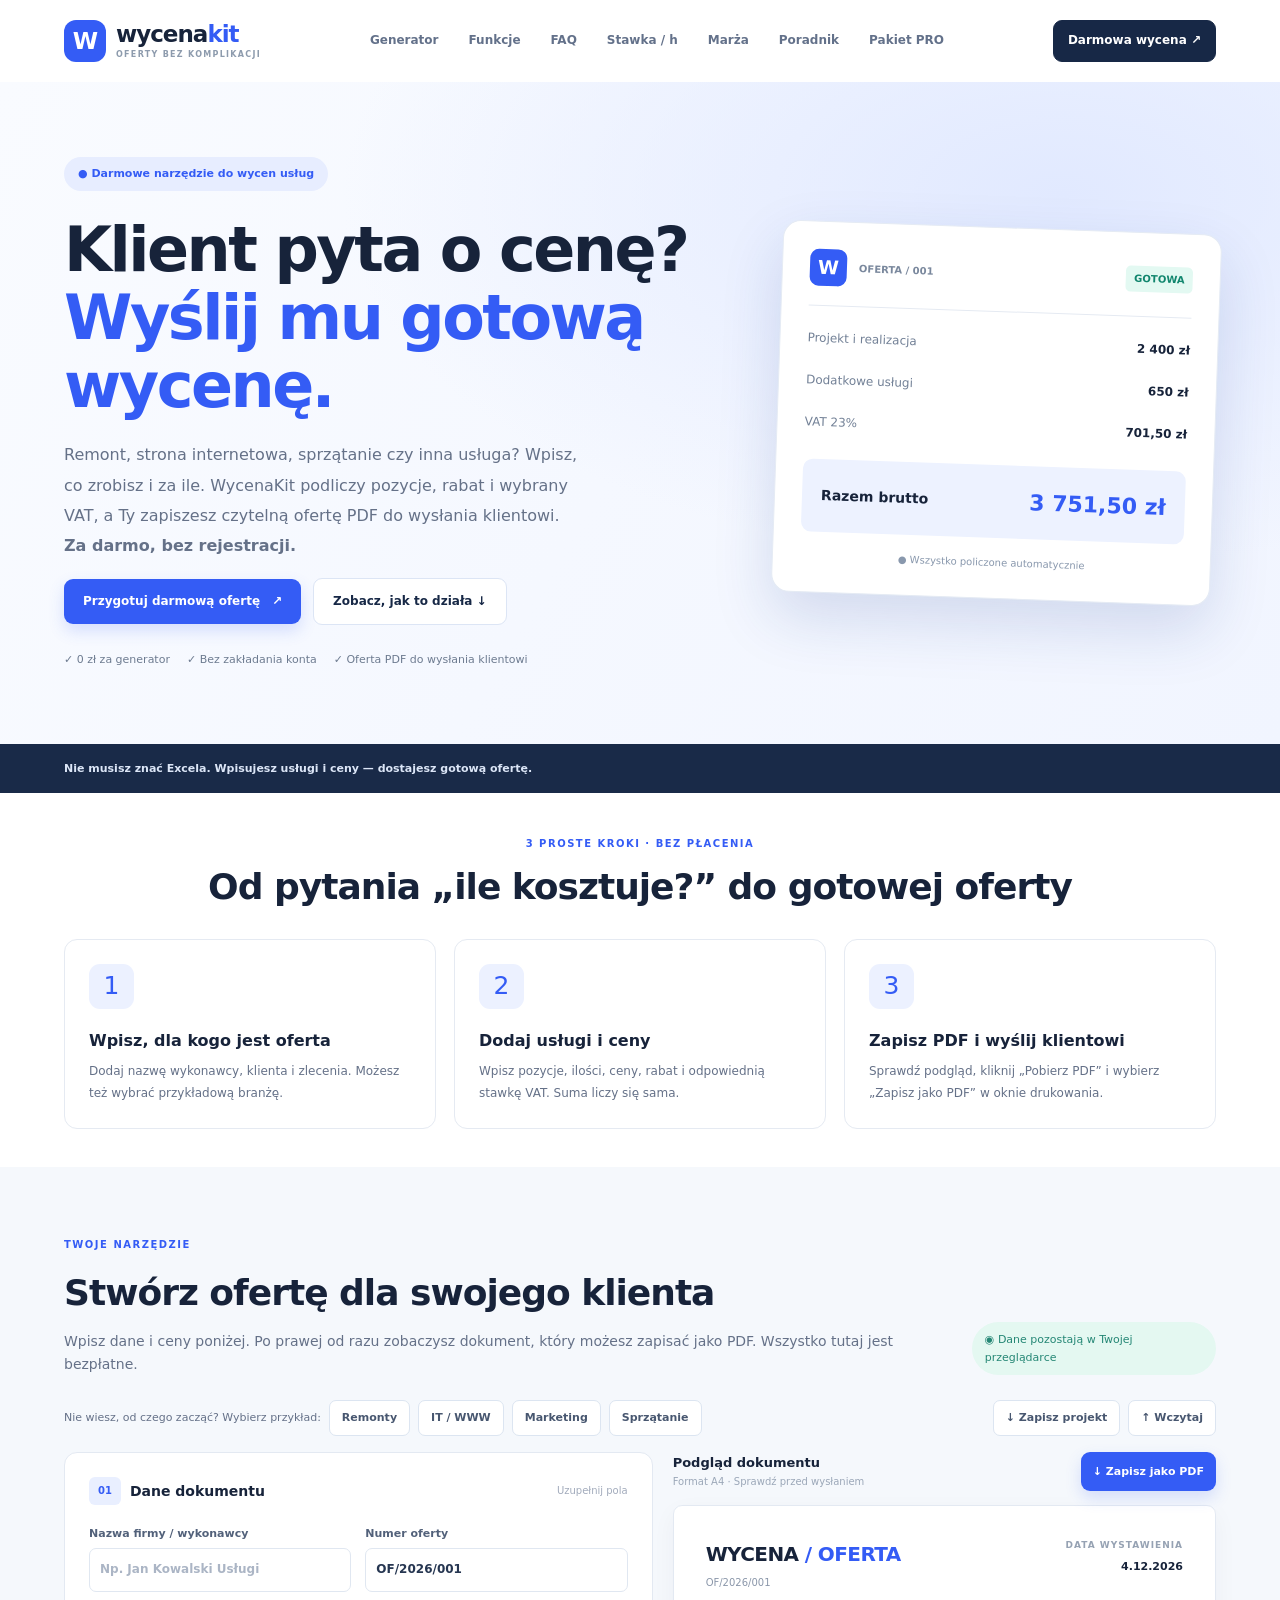
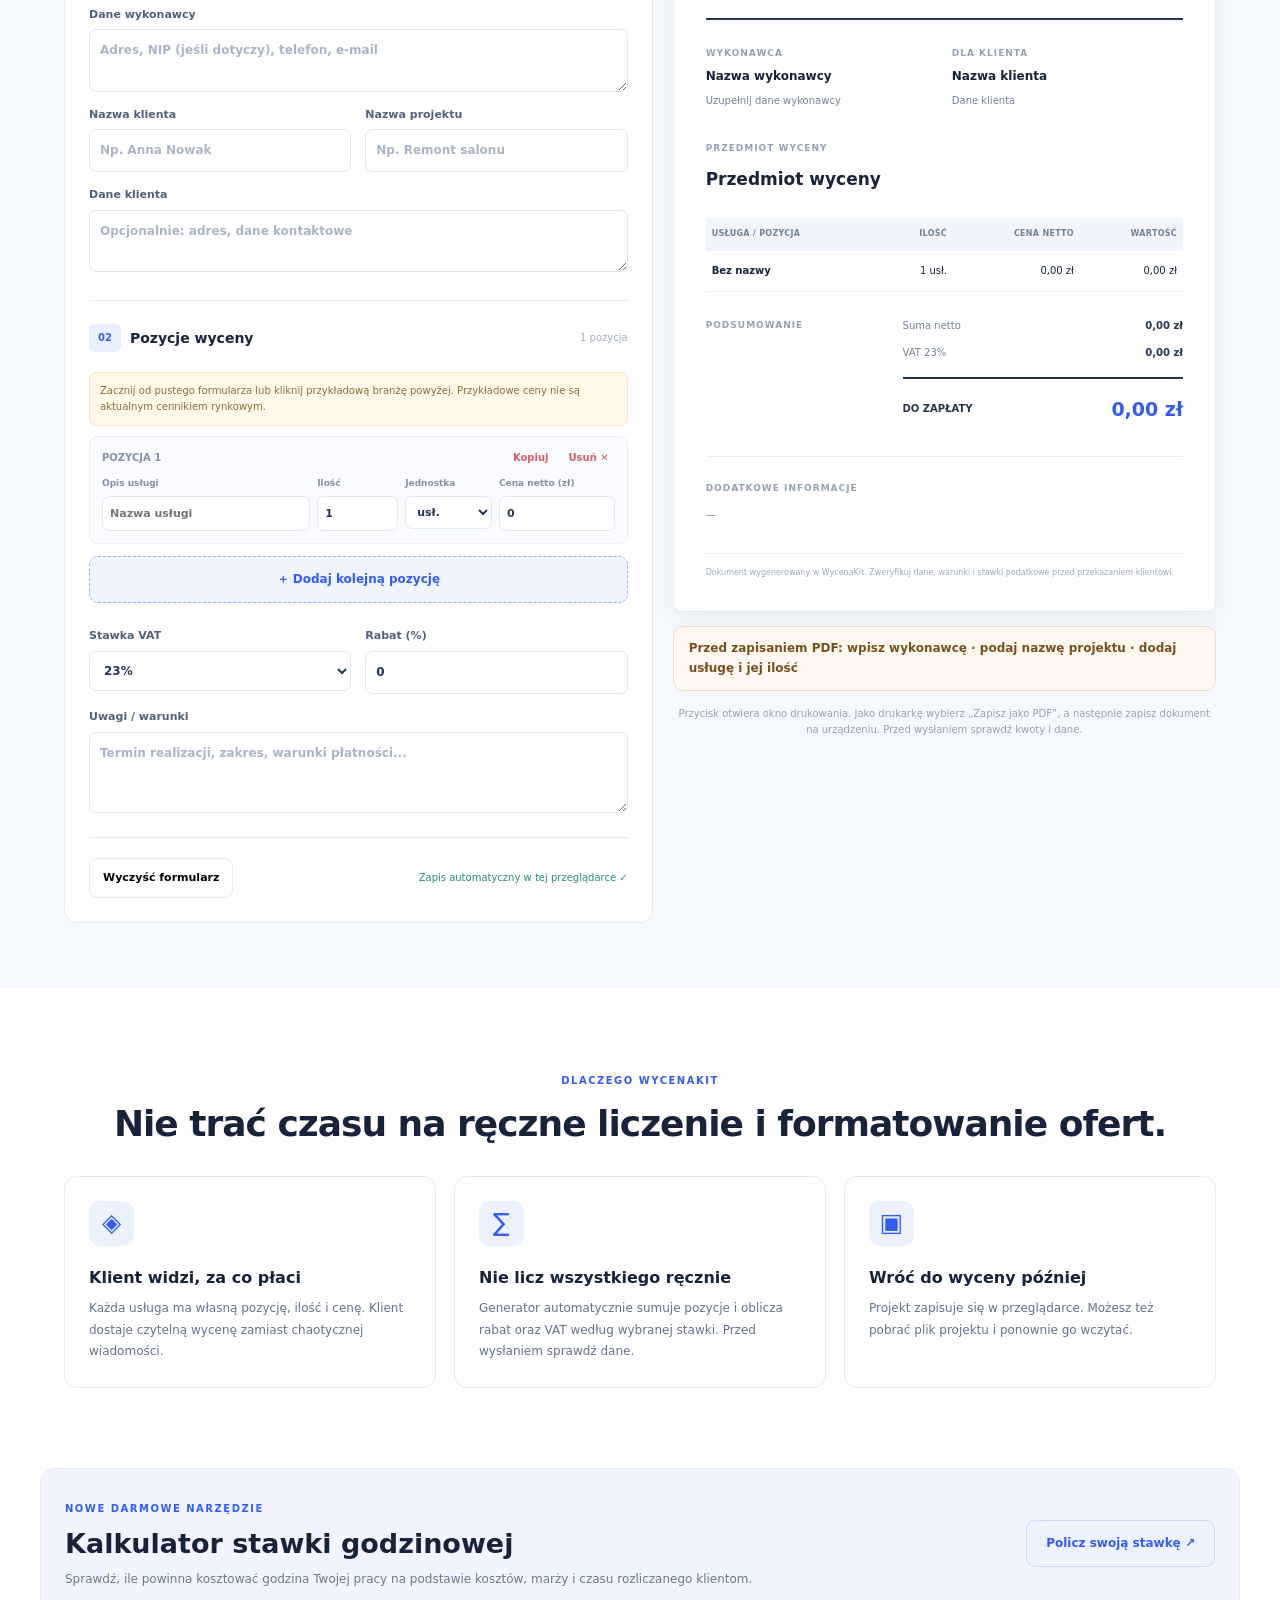
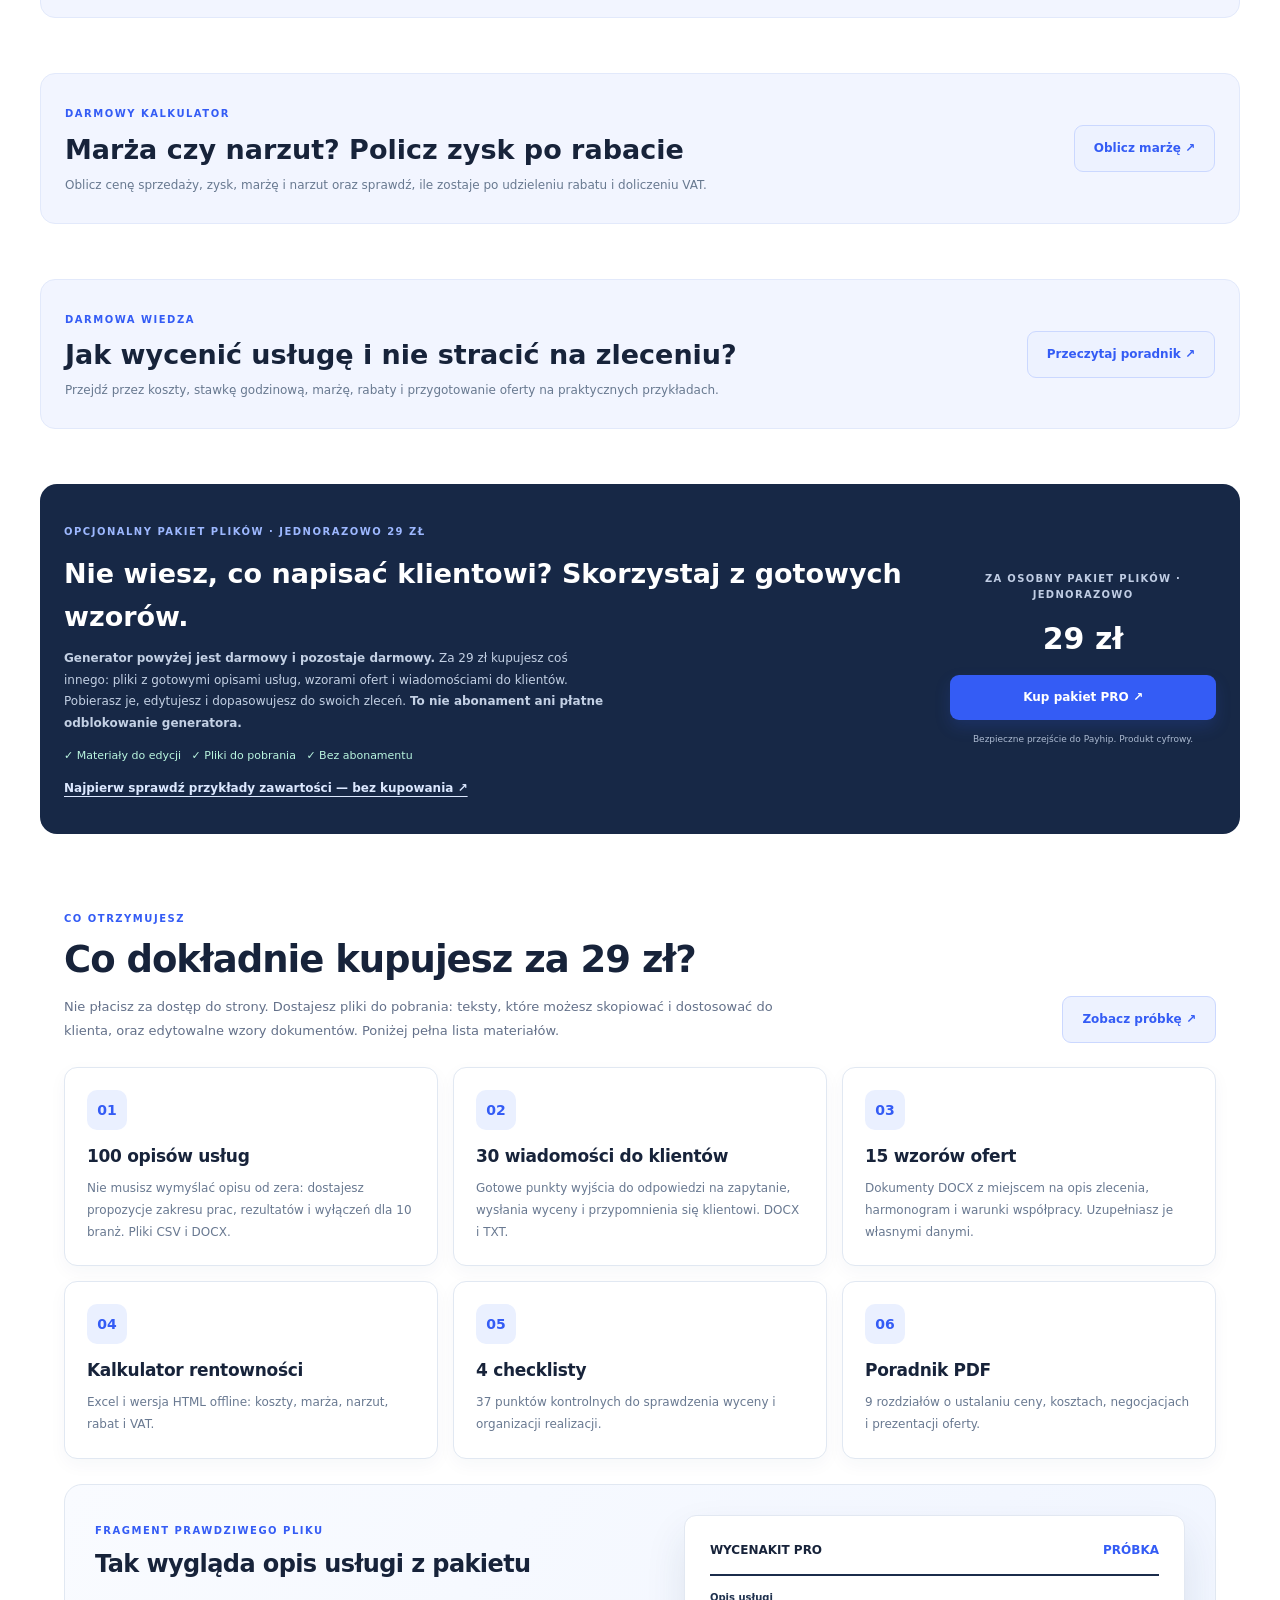
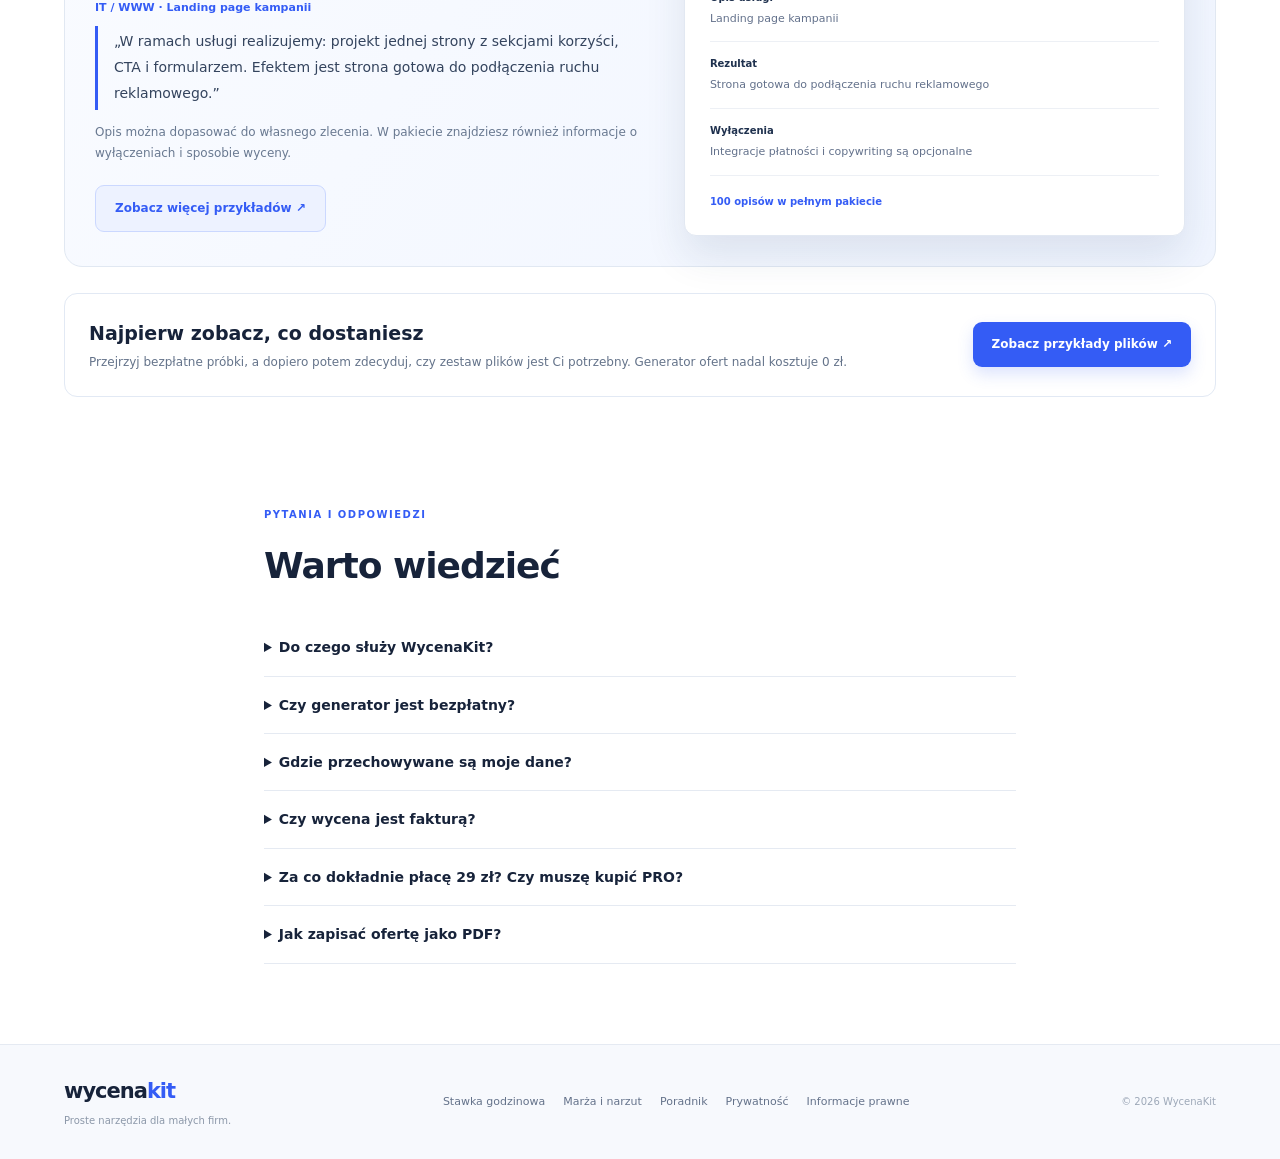
<file: index.html>
<!doctype html>
<html lang="pl">
<head>
  <meta charset="utf-8">
  <meta name="viewport" content="width=device-width,initial-scale=1">
  <meta name="theme-color" content="#345cf5">
  <meta name="description" content="Klient pyta o cenę? Przygotuj czytelną wycenę usługi i ofertę PDF bez Excela. Darmowy generator WycenaKit, bez konta i abonamentu.">
  <title>Darmowa wycena dla klienta i oferta PDF | WycenaKit</title>
  <link rel="canonical" href="https://wycenakit.onrender.com/">
  <meta property="og:type" content="website">
  <meta property="og:locale" content="pl_PL">
  <meta property="og:title" content="Klient pyta o cenę? Przygotuj ofertę PDF za darmo | WycenaKit">
  <meta property="og:description" content="Wpisz usługi i ceny, sprawdź sumę i zapisz gotową wycenę jako PDF. Bez konta i opłat.">
  <meta property="og:url" content="https://wycenakit.onrender.com/">
  <link rel="stylesheet" href="./styles.css">
  <script type="application/ld+json">{"@context":"https://schema.org","@type":"SoftwareApplication","name":"WycenaKit","applicationCategory":"BusinessApplication","operatingSystem":"Web","inLanguage":"pl","offers":{"@type":"Offer","price":"0","priceCurrency":"PLN"}}</script>
  <script src="./app.js" defer></script>

<!-- Cloudflare Web Analytics: statystyki odwiedzin bez plików cookie -->
<script defer src="https://static.cloudflareinsights.com/beacon.min.js" data-cf-beacon='{"token":"bf713ea6ca5446948bf29f0ebac4149b"}'></script>

<!-- Google AdSense: weryfikacja witryny i automatyczne reklamy po zatwierdzeniu konta -->
<script async src="https://pagead2.googlesyndication.com/pagead/js/adsbygoogle.js?client=ca-pub-5425674267329474" crossorigin="anonymous"></script>
</head>
<body>
  <header class="nav wrap">
    <a class="brand" href="#start" aria-label="WycenaKit — strona główna"><span class="brand-mark">W</span><span>wycena<b>kit</b><small>OFERTY BEZ KOMPLIKACJI</small></span></a>
    <nav aria-label="Nawigacja"><a href="#generator">Generator</a><a href="#korzysci">Funkcje</a><a href="#faq">FAQ</a><a href="./kalkulator-stawki-godzinowej.html">Stawka / h</a><a href="./kalkulator-marzy-i-narzutu.html">Marża</a><a href="./jak-wycenic-usluge.html">Poradnik</a><a href="#zawartosc">Pakiet PRO</a></nav>
    <a class="nav-cta" href="#generator" style="background:#172846;color:#fff;border-color:#172846">Darmowa wycena ↗</a>
  </header>
  <main id="start">
    <section class="hero">
      <div class="wrap hero-grid">
        <div><span class="eyebrow">● Darmowe narzędzie do wycen usług</span><h1>Klient pyta o cenę? <em>Wyślij mu gotową wycenę.</em></h1><p>Remont, strona internetowa, sprzątanie czy inna usługa? Wpisz, co zrobisz i za ile. WycenaKit podliczy pozycje, rabat i wybrany VAT, a Ty zapiszesz czytelną ofertę PDF do wysłania klientowi. <strong>Za darmo, bez rejestracji.</strong></p><div style="display:flex;flex-wrap:wrap;align-items:center;gap:12px"><a class="btn primary" href="#generator">Przygotuj darmową ofertę <span>↗</span></a><a class="btn" href="#jak-to-dziala" style="background:#fff;color:#172846;border:1px solid #dce5f5">Zobacz, jak to działa ↓</a></div><div class="trust"><span>✓ 0 zł za generator</span><span>✓ Bez zakładania konta</span><span>✓ Oferta PDF do wysłania klientowi</span></div></div>
        <div class="hero-card" aria-hidden="true"><div class="mock-top"><strong class="mock-logo">W</strong><span>OFERTA / 001</span><span class="mock-tag">GOTOWA</span></div><div class="mock-row"><span>Projekt i realizacja</span><b>2 400 zł</b></div><div class="mock-row"><span>Dodatkowe usługi</span><b>650 zł</b></div><div class="mock-row"><span>VAT 23%</span><b>701,50 zł</b></div><div class="mock-total"><span>Razem brutto</span><strong>3 751,50 zł</strong></div><div class="mock-foot">● Wszystko policzone automatycznie</div></div>
      </div>
    </section>
    <div class="strip"><div class="wrap">Nie musisz znać Excela. Wpisujesz usługi i ceny — dostajesz gotową ofertę.</div></div>
    <section class="benefits wrap" id="jak-to-dziala" aria-labelledby="steps-heading" style="padding-top:38px;padding-bottom:38px"><span class="overline">3 PROSTE KROKI · BEZ PŁACENIA</span><h2 id="steps-heading">Od pytania „ile kosztuje?” do gotowej oferty</h2><div class="features"><div><span class="feature-icon">1</span><h3>Wpisz, dla kogo jest oferta</h3><p>Dodaj nazwę wykonawcy, klienta i zlecenia. Możesz też wybrać przykładową branżę.</p></div><div><span class="feature-icon">2</span><h3>Dodaj usługi i ceny</h3><p>Wpisz pozycje, ilości, ceny, rabat i odpowiednią stawkę VAT. Suma liczy się sama.</p></div><div><span class="feature-icon">3</span><h3>Zapisz PDF i wyślij klientowi</h3><p>Sprawdź podgląd, kliknij „Pobierz PDF” i wybierz „Zapisz jako PDF” w oknie drukowania.</p></div></div></section>
    <section class="workspace" id="generator"><div class="wrap">
      <div class="section-head"><div><span class="overline">TWOJE NARZĘDZIE</span><h2>Stwórz ofertę dla swojego klienta</h2><p>Wpisz dane i ceny poniżej. Po prawej od razu zobaczysz dokument, który możesz zapisać jako PDF. Wszystko tutaj jest bezpłatne.</p></div><span class="privacy-pill">◉ Dane pozostają w Twojej przeglądarce</span><a class="preview-jump" href="#podglad">Zobacz podgląd oferty ↓</a></div>
      <div class="toolbar"><div class="presets"><span>Nie wiesz, od czego zacząć? Wybierz przykład:</span><button type="button" data-preset="remont">Remonty</button><button type="button" data-preset="it">IT / WWW</button><button type="button" data-preset="marketing">Marketing</button><button type="button" data-preset="cleaning">Sprzątanie</button></div><div class="toolbar-actions"><button type="button" id="save-project">↓ Zapisz projekt</button><button type="button" id="load-project">↑ Wczytaj</button><input type="file" id="file-input" accept=".json,application/json" hidden></div></div>
      <div class="columns">
        <section class="form-panel" aria-label="Edycja wyceny">
          <div class="panel-title"><div><span class="step">01</span><strong>Dane dokumentu</strong></div><span>Uzupełnij pola</span></div>
          <div class="fields">
            <label>Nazwa firmy / wykonawcy<input data-field="seller" placeholder="Np. Jan Kowalski Usługi" maxlength="160"></label>
            <label>Numer oferty<input data-field="number" placeholder="OF/2026/001" maxlength="80"></label>
            <label class="full">Dane wykonawcy<textarea data-field="sellerInfo" rows="2" placeholder="Adres, NIP (jeśli dotyczy), telefon, e-mail"></textarea></label>
            <label>Nazwa klienta<input data-field="client" placeholder="Np. Anna Nowak" maxlength="160"></label>
            <label>Nazwa projektu<input data-field="project" placeholder="Np. Remont salonu" maxlength="180"></label>
            <label class="full">Dane klienta<textarea data-field="clientInfo" rows="2" placeholder="Opcjonalnie: adres, dane kontaktowe"></textarea></label>
          </div>
          <div class="panel-title divider-title"><div><span class="step">02</span><strong>Pozycje wyceny</strong></div><span id="item-count">0 pozycji</span></div>
          <p class="example-note">Zacznij od pustego formularza lub kliknij przykładową branżę powyżej. Przykładowe ceny nie są aktualnym cennikiem rynkowym.</p>
          <div id="items" class="items"></div>
          <button type="button" class="add" id="add-item">＋ Dodaj kolejną pozycję</button>
          <div class="fields extras">
            <label>Stawka VAT<select data-field="vat"><option value="23">23%</option><option value="8">8%</option><option value="5">5%</option><option value="0">0%</option><option value="zw">Zwolnienie (zw.)</option></select></label>
            <label>Rabat (%)<input type="number" min="0" max="100" step="0.5" data-field="discount"></label>
            <label class="full">Uwagi / warunki<textarea data-field="notes" rows="3" placeholder="Termin realizacji, zakres, warunki płatności..."></textarea></label>
          </div>
          <div class="form-bottom"><button type="button" id="reset">Wyczyść formularz</button><span>Zapis automatyczny w tej przeglądarce ✓</span></div>
        </section>
        <div class="preview-col">
          <div class="preview-heading" id="podglad"><div><strong>Podgląd dokumentu</strong><small>Format A4 · Sprawdź przed wysłaniem</small></div><button class="btn primary" type="button" id="print">↓ Zapisz jako PDF</button></div>
          <article class="paper" id="paper" aria-label="Podgląd oferty">
            <div class="paper-top"><div><div class="paper-brand">WYCENA <span>/ OFERTA</span></div><small id="p-number"></small></div><div class="paper-date"><small>DATA WYSTAWIENIA</small><strong id="p-date"></strong></div></div>
            <div class="parties"><div><span class="paper-label">WYKONAWCA</span><strong id="p-seller"></strong><p id="p-seller-info"></p></div><div><span class="paper-label">DLA KLIENTA</span><strong id="p-client"></strong><p id="p-client-info"></p></div></div>
            <div class="project"><span class="paper-label">PRZEDMIOT WYCENY</span><h3 id="p-project"></h3></div>
            <table class="quote-table"><thead><tr><th>USŁUGA / POZYCJA</th><th>ILOŚĆ</th><th>CENA NETTO</th><th>WARTOŚĆ</th></tr></thead><tbody id="p-rows"></tbody></table>
            <div class="summary"><span class="paper-label">PODSUMOWANIE</span><div><div><span>Suma netto</span><strong id="p-subtotal"></strong></div><div id="discount-line"><span>Rabat</span><strong id="p-discount"></strong></div><div><span id="p-vat-label">VAT</span><strong id="p-vat"></strong></div><div class="grand"><span>DO ZAPŁATY</span><strong id="p-total"></strong></div></div></div>
            <div class="paper-notes"><span class="paper-label">DODATKOWE INFORMACJE</span><p id="p-notes"></p></div>
            <div class="paper-foot">Dokument wygenerowany w WycenaKit. Zweryfikuj dane, warunki i stawki podatkowe przed przekazaniem klientowi.</div>
          </article>
          <p id="quote-status" class="quote-status" role="status" aria-live="polite"></p><p class="print-help">Przycisk otwiera okno drukowania. Jako drukarkę wybierz „Zapisz jako PDF”, a następnie zapisz dokument na urządzeniu. Przed wysłaniem sprawdź kwoty i dane.</p>
        </div>
      </div>
    </div></section>
    <section id="korzysci" class="benefits wrap"><span class="overline">DLACZEGO WYCENAKIT</span><h2>Nie trać czasu na ręczne liczenie i formatowanie ofert.</h2><div class="features"><div><span class="feature-icon">◈</span><h3>Klient widzi, za co płaci</h3><p>Każda usługa ma własną pozycję, ilość i cenę. Klient dostaje czytelną wycenę zamiast chaotycznej wiadomości.</p></div><div><span class="feature-icon">∑</span><h3>Nie licz wszystkiego ręcznie</h3><p>Generator automatycznie sumuje pozycje i oblicza rabat oraz VAT według wybranej stawki. Przed wysłaniem sprawdź dane.</p></div><div><span class="feature-icon">▣</span><h3>Wróć do wyceny później</h3><p>Projekt zapisuje się w przeglądarce. Możesz też pobrać plik projektu i ponownie go wczytać.</p></div></div></section>
    <section class="guide-promo wrap" aria-labelledby="rate-heading"><div><span class="overline">NOWE DARMOWE NARZĘDZIE</span><h2 id="rate-heading">Kalkulator stawki godzinowej</h2><p>Sprawdź, ile powinna kosztować godzina Twojej pracy na podstawie kosztów, marży i czasu rozliczanego klientom.</p></div><a class="btn pro-outline" href="./kalkulator-stawki-godzinowej.html">Policz swoją stawkę ↗</a></section>
    <section class="guide-promo wrap" aria-labelledby="margin-heading"><div><span class="overline">DARMOWY KALKULATOR</span><h2 id="margin-heading">Marża czy narzut? Policz zysk po rabacie</h2><p>Oblicz cenę sprzedaży, zysk, marżę i narzut oraz sprawdź, ile zostaje po udzieleniu rabatu i doliczeniu VAT.</p></div><a class="btn pro-outline" href="./kalkulator-marzy-i-narzutu.html">Oblicz marżę ↗</a></section>
    <section class="guide-promo wrap" aria-labelledby="guide-heading"><div><span class="overline">DARMOWA WIEDZA</span><h2 id="guide-heading">Jak wycenić usługę i nie stracić na zleceniu?</h2><p>Przejdź przez koszty, stawkę godzinową, marżę, rabaty i przygotowanie oferty na praktycznych przykładach.</p></div><a class="btn pro-outline" href="./jak-wycenic-usluge.html">Przeczytaj poradnik ↗</a></section>
    <section id="pro" class="pro wrap" aria-labelledby="pro-heading">
      <div><span class="overline">OPCJONALNY PAKIET PLIKÓW · JEDNORAZOWO 29 ZŁ</span><h2 id="pro-heading">Nie wiesz, co napisać klientowi? Skorzystaj z gotowych wzorów.</h2>
      <p><strong>Generator powyżej jest darmowy i pozostaje darmowy.</strong> Za 29 zł kupujesz coś innego: pliki z gotowymi opisami usług, wzorami ofert i wiadomościami do klientów. Pobierasz je, edytujesz i dopasowujesz do swoich zleceń. <strong>To nie abonament ani płatne odblokowanie generatora.</strong></p>
      <div class="pro-tags">✓ Materiały do edycji &nbsp; ✓ Pliki do pobrania &nbsp; ✓ Bez abonamentu</div>
      <a class="pro-preview-link" href="./probka.html">Najpierw sprawdź przykłady zawartości — bez kupowania ↗</a></div>
      <div class="pro-action"><span class="pro-price-label">ZA OSOBNY PAKIET PLIKÓW · JEDNORAZOWO</span><strong id="pro-price">29 zł</strong><a id="pro-link" class="btn primary" href="https://payhip.com/b/Ko0Ad?utm_source=wycenakit&utm_medium=website&utm_campaign=pro_launch&utm_content=pro_section" data-pro-cta="pro_section" target="_blank" rel="noopener noreferrer">Kup pakiet PRO ↗</a><small>Bezpieczne przejście do Payhip. Produkt cyfrowy.</small></div>
    </section>
    <section class="pro-details wrap" id="zawartosc"><div class="pro-details-head"><div><span class="overline">CO OTRZYMUJESZ</span><h2>Co dokładnie kupujesz za 29 zł?</h2><p>Nie płacisz za dostęp do strony. Dostajesz pliki do pobrania: teksty, które możesz skopiować i dostosować do klienta, oraz edytowalne wzory dokumentów. Poniżej pełna lista materiałów.</p></div><a href="./probka.html" class="btn pro-outline">Zobacz próbkę ↗</a></div>
      <div class="pro-grid">
        <article><span class="pro-ico">01</span><h3>100 opisów usług</h3><p>Nie musisz wymyślać opisu od zera: dostajesz propozycje zakresu prac, rezultatów i wyłączeń dla 10 branż. Pliki CSV i DOCX.</p></article>
        <article><span class="pro-ico">02</span><h3>30 wiadomości do klientów</h3><p>Gotowe punkty wyjścia do odpowiedzi na zapytanie, wysłania wyceny i przypomnienia się klientowi. DOCX i TXT.</p></article>
        <article><span class="pro-ico">03</span><h3>15 wzorów ofert</h3><p>Dokumenty DOCX z miejscem na opis zlecenia, harmonogram i warunki współpracy. Uzupełniasz je własnymi danymi.</p></article>
        <article><span class="pro-ico">04</span><h3>Kalkulator rentowności</h3><p>Excel i wersja HTML offline: koszty, marża, narzut, rabat i VAT.</p></article>
        <article><span class="pro-ico">05</span><h3>4 checklisty</h3><p>37 punktów kontrolnych do sprawdzenia wyceny i organizacji realizacji.</p></article>
        <article><span class="pro-ico">06</span><h3>Poradnik PDF</h3><p>9 rozdziałów o ustalaniu ceny, kosztach, negocjacjach i prezentacji oferty.</p></article>
      </div>
      <div class="pro-example"><div><span class="overline">FRAGMENT PRAWDZIWEGO PLIKU</span><h3>Tak wygląda opis usługi z pakietu</h3><p class="example-type">IT / WWW · Landing page kampanii</p><blockquote>„W ramach usługi realizujemy: projekt jednej strony z sekcjami korzyści, CTA i formularzem. Efektem jest strona gotowa do podłączenia ruchu reklamowego.”</blockquote><p class="example-explain">Opis można dopasować do własnego zlecenia. W pakiecie znajdziesz również informacje o wyłączeniach i sposobie wyceny.</p><a class="btn pro-outline" href="./probka.html">Zobacz więcej przykładów ↗</a></div><div class="pro-example-card"><div class="pro-example-card-head"><span>WYCENAKIT PRO</span><span>PRÓBKA</span></div><div class="pro-example-line"><strong>Opis usługi</strong><span>Landing page kampanii</span></div><div class="pro-example-line"><strong>Rezultat</strong><span>Strona gotowa do podłączenia ruchu reklamowego</span></div><div class="pro-example-line"><strong>Wyłączenia</strong><span>Integracje płatności i copywriting są opcjonalne</span></div><div class="pro-example-foot">100 opisów w pełnym pakiecie</div></div></div>
      <div class="pro-bottom-cta"><div><h3>Najpierw zobacz, co dostaniesz</h3><p>Przejrzyj bezpłatne próbki, a dopiero potem zdecyduj, czy zestaw plików jest Ci potrzebny. Generator ofert nadal kosztuje 0 zł.</p></div><a class="btn primary" href="./probka.html">Zobacz przykłady plików ↗</a></div>
    </section>
    <section class="faq wrap" id="faq"><span class="overline">PYTANIA I ODPOWIEDZI</span><h2>Warto wiedzieć</h2><details><summary>Do czego służy WycenaKit?</summary><p>Gdy klient pyta o cenę usługi, WycenaKit pozwala rozpisać zakres prac, ilości i ceny, policzyć sumę i przygotować czytelny dokument oferty do wysłania klientowi.</p></details><details><summary>Czy generator jest bezpłatny?</summary><p>Tak. Możesz tworzyć oferty, liczyć wartości, zapisywać projekty i drukować dokumenty do PDF bez opłat. Zakup PRO nie jest potrzebny.</p></details><details><summary>Gdzie przechowywane są moje dane?</summary><p>Wyceny zapisują się w pamięci lokalnej przeglądarki. Nie przesyłamy danych formularza na serwer. Możesz wyeksportować projekt do pliku JSON.</p></details><details><summary>Czy wycena jest fakturą?</summary><p>Nie. To oferta lub wycena, a nie faktura. Przed wysłaniem sprawdź poprawność danych, warunków i stawek podatkowych.</p></details><details><summary>Za co dokładnie płacę 29 zł? Czy muszę kupić PRO?</summary><p>PRO to osobny pakiet plików: 100 opisów usług, 30 wiadomości, 15 ofert, kalkulatory, checklisty i poradnik. Nie odblokowuje funkcji w generatorze, który pozostaje darmowy. <a href="./probka.html" style="color:#345cf5;text-decoration:underline">Zobacz przykłady</a>.</p></details><details><summary>Jak zapisać ofertę jako PDF?</summary><p>Uzupełnij wykonawcę, nazwę projektu i przynajmniej jedną pozycję z ceną. Następnie użyj przycisku „Zapisz jako PDF” i wybierz odpowiednią opcję w oknie drukowania przeglądarki.</p></details></section>
  </main>
  <footer class="footer"><div class="wrap footer-inner"><div><strong>wycena<span>kit</span></strong><p>Proste narzędzia dla małych firm.</p></div><div><a href="./kalkulator-stawki-godzinowej.html">Stawka godzinowa</a><a href="./kalkulator-marzy-i-narzutu.html">Marża i narzut</a><a href="./jak-wycenic-usluge.html">Poradnik</a><a href="./prywatnosc.html">Prywatność</a><a href="./informacje.html">Informacje prawne</a></div><small>© <span id="year"></span> WycenaKit</small></div></footer>
  <div class="toast" id="toast" role="status" aria-live="polite"></div>
</body>
</html>
</file>
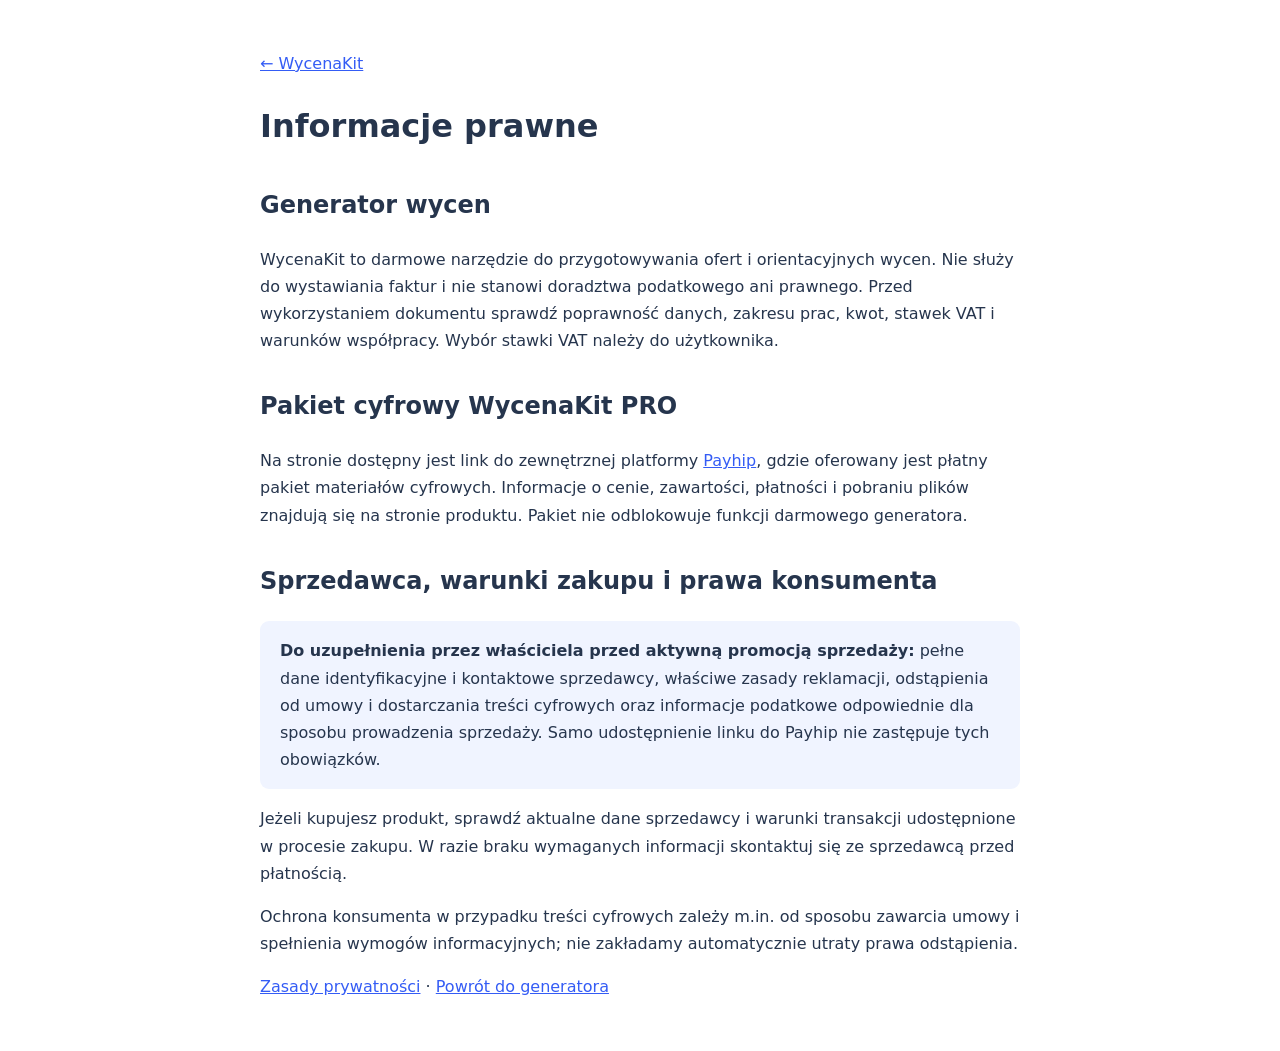
<file: informacje.html>
<!doctype html><html lang="pl"><head><meta charset="utf-8"><meta name="viewport" content="width=device-width,initial-scale=1"><title>Informacje prawne — WycenaKit</title><meta name="robots" content="noindex,follow"><style>body{font:16px/1.7 system-ui,sans-serif;max-width:760px;margin:50px auto;padding:0 20px;color:#26354d}a{color:#345cf5}h2{margin-top:32px}aside{background:#f0f4ff;padding:16px 20px;border-radius:9px}</style>
<!-- Cloudflare Web Analytics: statystyki odwiedzin bez plików cookie -->
<script defer src="https://static.cloudflareinsights.com/beacon.min.js" data-cf-beacon='{"token":"bf713ea6ca5446948bf29f0ebac4149b"}'></script>
</head><body><a href="./">← WycenaKit</a><h1>Informacje prawne</h1>
<h2>Generator wycen</h2><p>WycenaKit to darmowe narzędzie do przygotowywania ofert i orientacyjnych wycen. Nie służy do wystawiania faktur i nie stanowi doradztwa podatkowego ani prawnego. Przed wykorzystaniem dokumentu sprawdź poprawność danych, zakresu prac, kwot, stawek VAT i warunków współpracy. Wybór stawki VAT należy do użytkownika.</p>
<h2>Pakiet cyfrowy WycenaKit PRO</h2><p>Na stronie dostępny jest link do zewnętrznej platformy <a href="https://payhip.com/b/Ko0Ad" rel="noopener noreferrer">Payhip</a>, gdzie oferowany jest płatny pakiet materiałów cyfrowych. Informacje o cenie, zawartości, płatności i pobraniu plików znajdują się na stronie produktu. Pakiet nie odblokowuje funkcji darmowego generatora.</p>
<h2>Sprzedawca, warunki zakupu i prawa konsumenta</h2><aside><strong>Do uzupełnienia przez właściciela przed aktywną promocją sprzedaży:</strong> pełne dane identyfikacyjne i kontaktowe sprzedawcy, właściwe zasady reklamacji, odstąpienia od umowy i dostarczania treści cyfrowych oraz informacje podatkowe odpowiednie dla sposobu prowadzenia sprzedaży. Samo udostępnienie linku do Payhip nie zastępuje tych obowiązków.</aside>
<p>Jeżeli kupujesz produkt, sprawdź aktualne dane sprzedawcy i warunki transakcji udostępnione w procesie zakupu. W razie braku wymaganych informacji skontaktuj się ze sprzedawcą przed płatnością.</p>
<p>Ochrona konsumenta w przypadku treści cyfrowych zależy m.in. od sposobu zawarcia umowy i spełnienia wymogów informacyjnych; nie zakładamy automatycznie utraty prawa odstąpienia.</p>
<p><a href="./prywatnosc.html">Zasady prywatności</a> · <a href="./">Powrót do generatora</a></p></body></html>
</file>
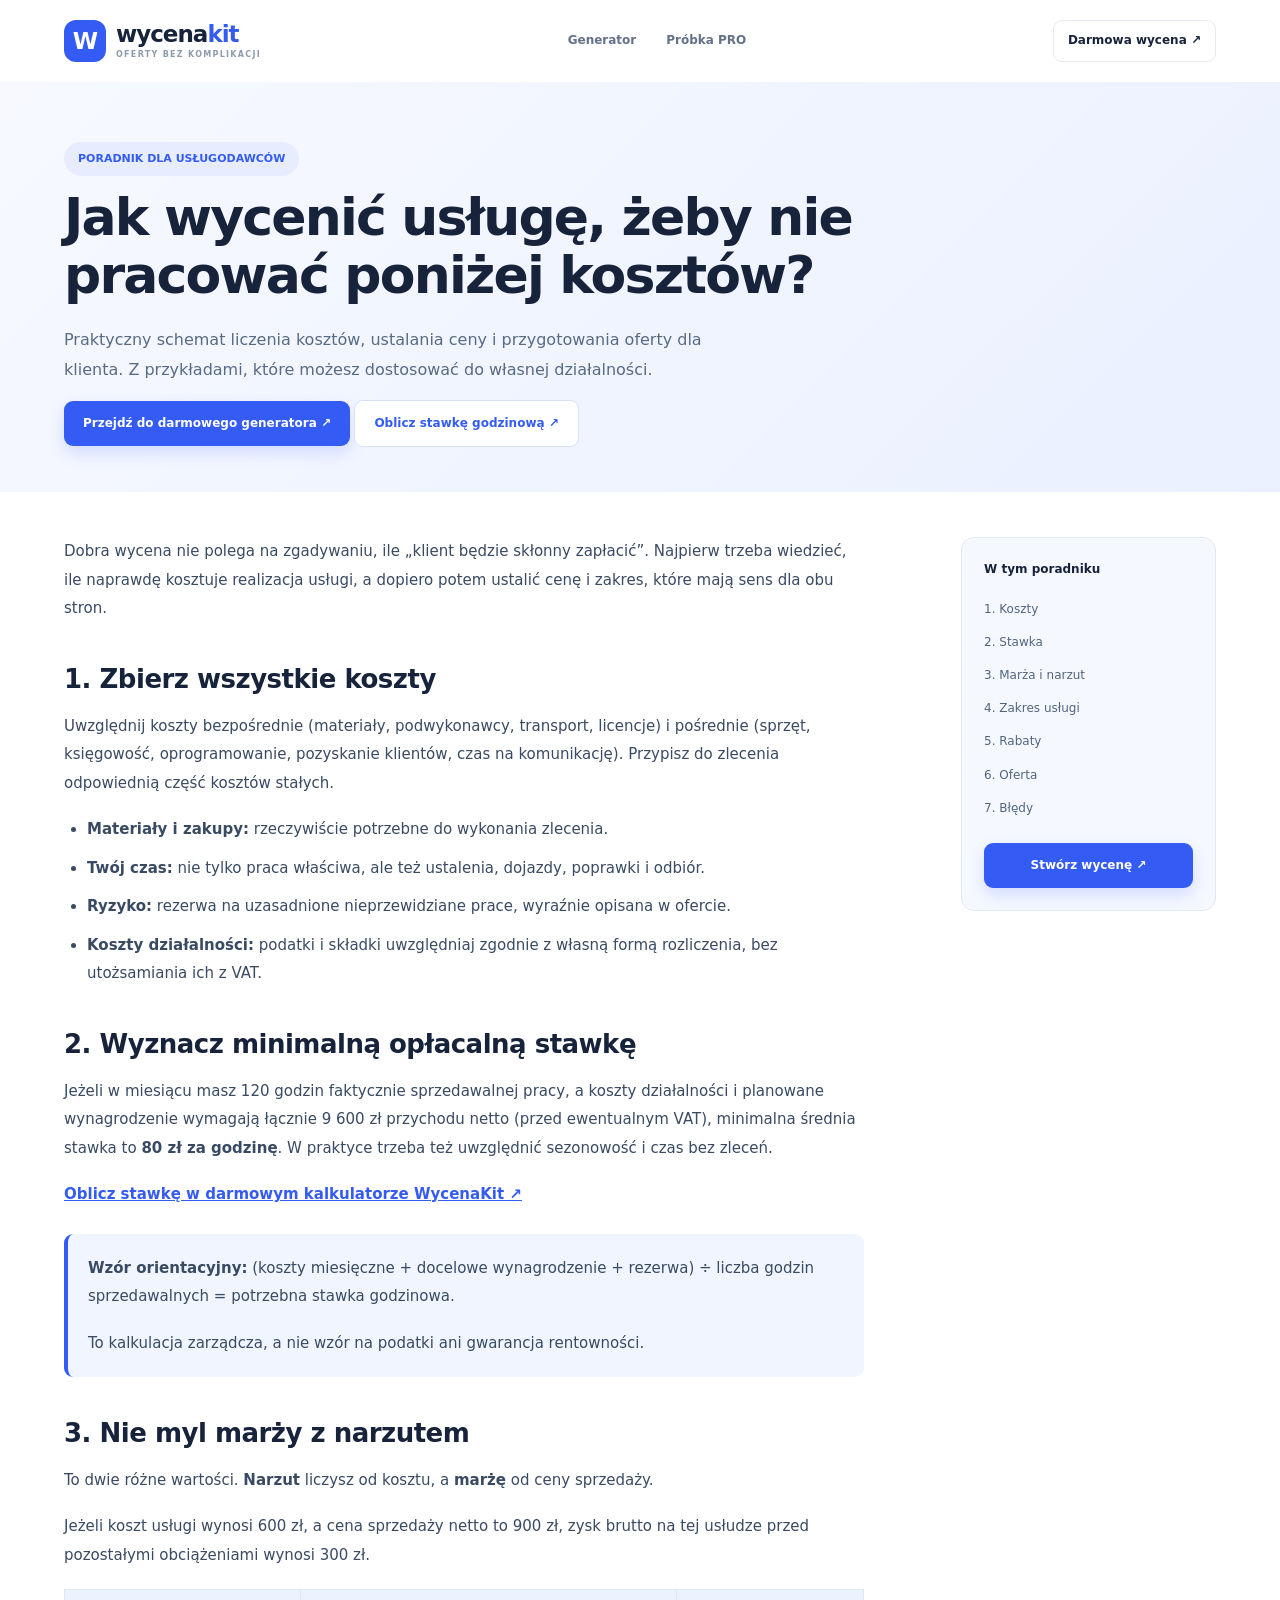
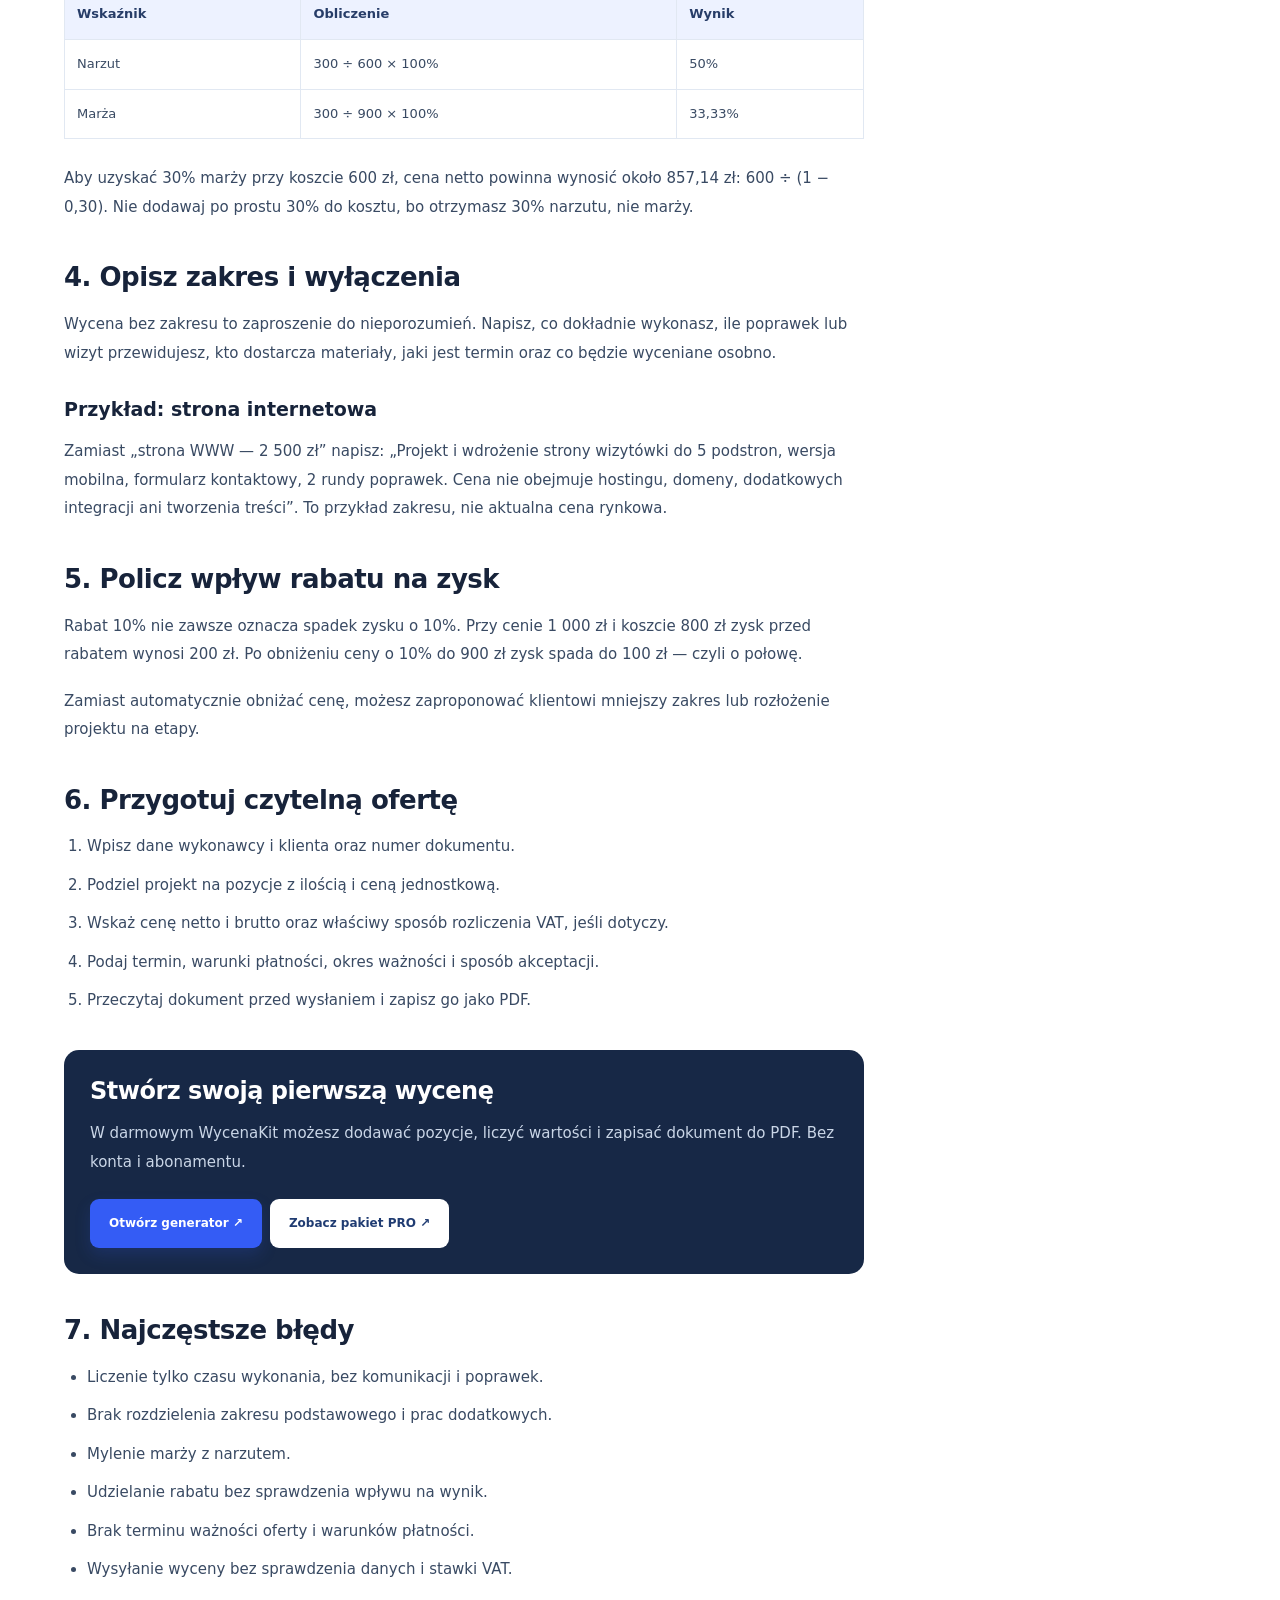
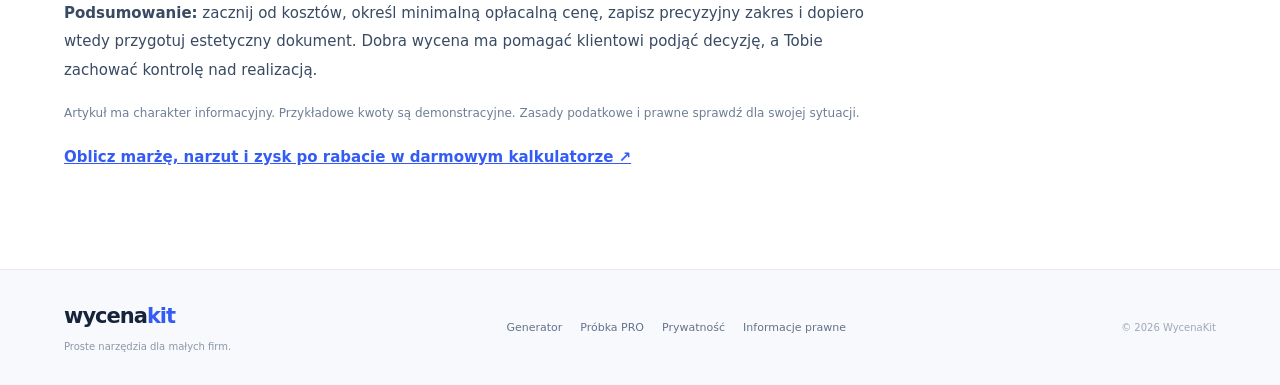
<file: jak-wycenic-usluge.html>
<!doctype html>
<html lang="pl"><head><meta charset="utf-8"><meta name="viewport" content="width=device-width,initial-scale=1">
<title>Jak wycenić usługę? Koszty, marża i oferta dla klienta | WycenaKit</title>
<meta name="description" content="Jak ustalić cenę usługi, policzyć koszty i marżę oraz przygotować ofertę dla klienta? Praktyczny poradnik z przykładami i darmowym generatorem wycen.">
<link rel="canonical" href="https://wycenakit.onrender.com/jak-wycenic-usluge.html">
<meta property="og:type" content="article"><meta property="og:title" content="Jak wycenić usługę? Praktyczny poradnik"><meta property="og:description" content="Policz koszty, marżę i przygotuj profesjonalną ofertę dla klienta."><meta property="og:url" content="https://wycenakit.onrender.com/jak-wycenic-usluge.html">
<link rel="stylesheet" href="./styles.css">
<style>
.article-head{padding:60px 0 45px;background:linear-gradient(135deg,#f7f9ff,#eaf0ff)}
.article-head h1{font-size:clamp(32px,5vw,52px);line-height:1.13;letter-spacing:-1.8px;max-width:850px;margin:12px 0 20px}
.article-head p{font-size:16px;color:#586a84;max-width:700px;line-height:1.85}
.article-layout{display:grid;grid-template-columns:minmax(0,1fr) 255px;gap:45px;padding-top:45px;padding-bottom:80px}
.article-content{max-width:800px;font-size:15px;line-height:1.9;color:#394a63}
.article-content h2{font-size:26px;line-height:1.3;letter-spacing:-.5px;margin:40px 0 15px;color:#17233a;scroll-margin-top:20px}
.article-content h3{font-size:19px;color:#17233a;margin:24px 0 10px}
.article-content p{margin:0 0 18px}
.article-content ul,.article-content ol{padding-left:23px}
.article-content li{margin-bottom:10px}
.article-content table{width:100%;border-collapse:collapse;font-size:13px;margin:20px 0 25px}
.article-content th,.article-content td{border:1px solid #e1e8f2;padding:12px;text-align:left}
.article-content th{background:#edf2ff;color:#273d68}
.article-content .highlight{background:#f1f5ff;border-left:4px solid #345cf5;border-radius:9px;padding:20px;margin:25px 0}
.article-content .highlight p:last-child{margin-bottom:0}
.article-aside{position:sticky;top:20px;align-self:start;background:#f5f8ff;border:1px solid #e0e9f6;border-radius:13px;padding:22px;font-size:12px}
.article-aside strong{display:block;margin-bottom:13px}
.article-aside a:not(.btn){display:block;color:#526580;padding:7px 0}
.article-aside a:hover{color:#345cf5}
.article-aside .btn{margin-top:18px;width:100%;text-align:center}
.article-cta{background:#172846;color:#fff;border-radius:15px;padding:26px;margin:35px 0}
.article-cta h2{color:#fff;margin:0 0 12px;font-size:24px}
.article-cta p{color:#cad6e7}
.article-cta .btn{margin:5px 8px 0 0}
.article-cta .secondary{background:#fff;color:#203c72}
@media(max-width:800px){.article-layout{grid-template-columns:1fr}.article-aside{position:static;order:-1}.article-head{padding:40px 0}.article-content table{font-size:12px}}
</style>
<script type="application/ld+json">{"@context":"https://schema.org","@type":"Article","headline":"Jak wycenić usługę? Koszty, marża i oferta dla klienta","inLanguage":"pl","author":{"@type":"Organization","name":"WycenaKit"},"mainEntityOfPage":"https://wycenakit.onrender.com/jak-wycenic-usluge.html"}</script>

<!-- Cloudflare Web Analytics: statystyki odwiedzin bez plików cookie -->
<script defer src="https://static.cloudflareinsights.com/beacon.min.js" data-cf-beacon='{"token":"bf713ea6ca5446948bf29f0ebac4149b"}'></script>

<!-- Google AdSense: weryfikacja witryny i automatyczne reklamy po zatwierdzeniu konta -->
<script async src="https://pagead2.googlesyndication.com/pagead/js/adsbygoogle.js?client=ca-pub-5425674267329474" crossorigin="anonymous"></script>
</head><body>
<header class="nav wrap"><a class="brand" href="./index.html"><span class="brand-mark">W</span><span>wycena<b>kit</b><small>OFERTY BEZ KOMPLIKACJI</small></span></a><nav aria-label="Nawigacja"><a href="./index.html#generator">Generator</a><a href="./probka.html">Próbka PRO</a></nav><a class="nav-cta" href="./index.html#generator">Darmowa wycena ↗</a></header>
<main>
<section class="article-head"><div class="wrap"><span class="eyebrow">PORADNIK DLA USŁUGODAWCÓW</span><h1>Jak wycenić usługę, żeby nie pracować poniżej kosztów?</h1><p>Praktyczny schemat liczenia kosztów, ustalania ceny i przygotowania oferty dla klienta. Z przykładami, które możesz dostosować do własnej działalności.</p><a class="btn primary" href="./index.html#generator">Przejdź do darmowego generatora ↗</a> <a class="btn" href="./kalkulator-stawki-godzinowej.html" style="background:#fff;color:#345cf5;border:1px solid #d6e1ff">Oblicz stawkę godzinową ↗</a></div></section>
<div class="wrap article-layout"><article class="article-content">
<p>Dobra wycena nie polega na zgadywaniu, ile „klient będzie skłonny zapłacić”. Najpierw trzeba wiedzieć, ile naprawdę kosztuje realizacja usługi, a dopiero potem ustalić cenę i zakres, które mają sens dla obu stron.</p>
<h2 id="koszty">1. Zbierz wszystkie koszty</h2>
<p>Uwzględnij koszty bezpośrednie (materiały, podwykonawcy, transport, licencje) i pośrednie (sprzęt, księgowość, oprogramowanie, pozyskanie klientów, czas na komunikację). Przypisz do zlecenia odpowiednią część kosztów stałych.</p>
<ul><li><strong>Materiały i zakupy:</strong> rzeczywiście potrzebne do wykonania zlecenia.</li><li><strong>Twój czas:</strong> nie tylko praca właściwa, ale też ustalenia, dojazdy, poprawki i odbiór.</li><li><strong>Ryzyko:</strong> rezerwa na uzasadnione nieprzewidziane prace, wyraźnie opisana w ofercie.</li><li><strong>Koszty działalności:</strong> podatki i składki uwzględniaj zgodnie z własną formą rozliczenia, bez utożsamiania ich z VAT.</li></ul>
<h2 id="stawka">2. Wyznacz minimalną opłacalną stawkę</h2>
<p>Jeżeli w miesiącu masz 120 godzin faktycznie sprzedawalnej pracy, a koszty działalności i planowane wynagrodzenie wymagają łącznie 9 600 zł przychodu netto (przed ewentualnym VAT), minimalna średnia stawka to <strong>80 zł za godzinę</strong>. W praktyce trzeba też uwzględnić sezonowość i czas bez zleceń.</p>
<p><a href="./kalkulator-stawki-godzinowej.html" style="color:#345cf5;text-decoration:underline;font-weight:750">Oblicz stawkę w darmowym kalkulatorze WycenaKit ↗</a></p><div class="highlight"><p><strong>Wzór orientacyjny:</strong> (koszty miesięczne + docelowe wynagrodzenie + rezerwa) ÷ liczba godzin sprzedawalnych = potrzebna stawka godzinowa.</p><p>To kalkulacja zarządcza, a nie wzór na podatki ani gwarancja rentowności.</p></div>
<h2 id="marza">3. Nie myl marży z narzutem</h2>
<p>To dwie różne wartości. <strong>Narzut</strong> liczysz od kosztu, a <strong>marżę</strong> od ceny sprzedaży.</p>
<p>Jeżeli koszt usługi wynosi 600 zł, a cena sprzedaży netto to 900 zł, zysk brutto na tej usłudze przed pozostałymi obciążeniami wynosi 300 zł.</p>
<table><thead><tr><th>Wskaźnik</th><th>Obliczenie</th><th>Wynik</th></tr></thead><tbody><tr><td>Narzut</td><td>300 ÷ 600 × 100%</td><td>50%</td></tr><tr><td>Marża</td><td>300 ÷ 900 × 100%</td><td>33,33%</td></tr></tbody></table>
<p>Aby uzyskać 30% marży przy koszcie 600 zł, cena netto powinna wynosić około 857,14 zł: 600 ÷ (1 − 0,30). Nie dodawaj po prostu 30% do kosztu, bo otrzymasz 30% narzutu, nie marży.</p>
<h2 id="zakres">4. Opisz zakres i wyłączenia</h2>
<p>Wycena bez zakresu to zaproszenie do nieporozumień. Napisz, co dokładnie wykonasz, ile poprawek lub wizyt przewidujesz, kto dostarcza materiały, jaki jest termin oraz co będzie wyceniane osobno.</p>
<h3>Przykład: strona internetowa</h3>
<p>Zamiast „strona WWW — 2 500 zł” napisz: „Projekt i wdrożenie strony wizytówki do 5 podstron, wersja mobilna, formularz kontaktowy, 2 rundy poprawek. Cena nie obejmuje hostingu, domeny, dodatkowych integracji ani tworzenia treści”. To przykład zakresu, nie aktualna cena rynkowa.</p>
<h2 id="rabat">5. Policz wpływ rabatu na zysk</h2>
<p>Rabat 10% nie zawsze oznacza spadek zysku o 10%. Przy cenie 1 000 zł i koszcie 800 zł zysk przed rabatem wynosi 200 zł. Po obniżeniu ceny o 10% do 900 zł zysk spada do 100 zł — czyli o połowę.</p>
<p>Zamiast automatycznie obniżać cenę, możesz zaproponować klientowi mniejszy zakres lub rozłożenie projektu na etapy.</p>
<h2 id="oferta">6. Przygotuj czytelną ofertę</h2>
<ol><li>Wpisz dane wykonawcy i klienta oraz numer dokumentu.</li><li>Podziel projekt na pozycje z ilością i ceną jednostkową.</li><li>Wskaż cenę netto i brutto oraz właściwy sposób rozliczenia VAT, jeśli dotyczy.</li><li>Podaj termin, warunki płatności, okres ważności i sposób akceptacji.</li><li>Przeczytaj dokument przed wysłaniem i zapisz go jako PDF.</li></ol>
<div class="article-cta"><h2>Stwórz swoją pierwszą wycenę</h2><p>W darmowym WycenaKit możesz dodawać pozycje, liczyć wartości i zapisać dokument do PDF. Bez konta i abonamentu.</p><a class="btn primary" href="./index.html#generator">Otwórz generator ↗</a><a class="btn secondary" href="./probka.html">Zobacz pakiet PRO ↗</a></div>
<h2 id="bledy">7. Najczęstsze błędy</h2>
<ul><li>Liczenie tylko czasu wykonania, bez komunikacji i poprawek.</li><li>Brak rozdzielenia zakresu podstawowego i prac dodatkowych.</li><li>Mylenie marży z narzutem.</li><li>Udzielanie rabatu bez sprawdzenia wpływu na wynik.</li><li>Brak terminu ważności oferty i warunków płatności.</li><li>Wysyłanie wyceny bez sprawdzenia danych i stawki VAT.</li></ul>
<p><strong>Podsumowanie:</strong> zacznij od kosztów, określ minimalną opłacalną cenę, zapisz precyzyjny zakres i dopiero wtedy przygotuj estetyczny dokument. Dobra wycena ma pomagać klientowi podjąć decyzję, a Tobie zachować kontrolę nad realizacją.</p>
<p style="font-size:12px;color:#6f7e94">Artykuł ma charakter informacyjny. Przykładowe kwoty są demonstracyjne. Zasady podatkowe i prawne sprawdź dla swojej sytuacji.</p>
<p><a href="./kalkulator-marzy-i-narzutu.html" style="color:#345cf5;text-decoration:underline;font-weight:750">Oblicz marżę, narzut i zysk po rabacie w darmowym kalkulatorze ↗</a></p></article><aside class="article-aside"><strong>W tym poradniku</strong><a href="#koszty">1. Koszty</a><a href="#stawka">2. Stawka</a><a href="#marza">3. Marża i narzut</a><a href="#zakres">4. Zakres usługi</a><a href="#rabat">5. Rabaty</a><a href="#oferta">6. Oferta</a><a href="#bledy">7. Błędy</a><a class="btn primary" href="./index.html#generator">Stwórz wycenę ↗</a></aside>
</div></main><footer class="footer"><div class="wrap footer-inner"><div><strong>wycena<span>kit</span></strong><p>Proste narzędzia dla małych firm.</p></div><div><a href="./index.html">Generator</a><a href="./probka.html">Próbka PRO</a><a href="./prywatnosc.html">Prywatność</a><a href="./informacje.html">Informacje prawne</a></div><small>© 2026 WycenaKit</small></div></footer></body></html>
</file>
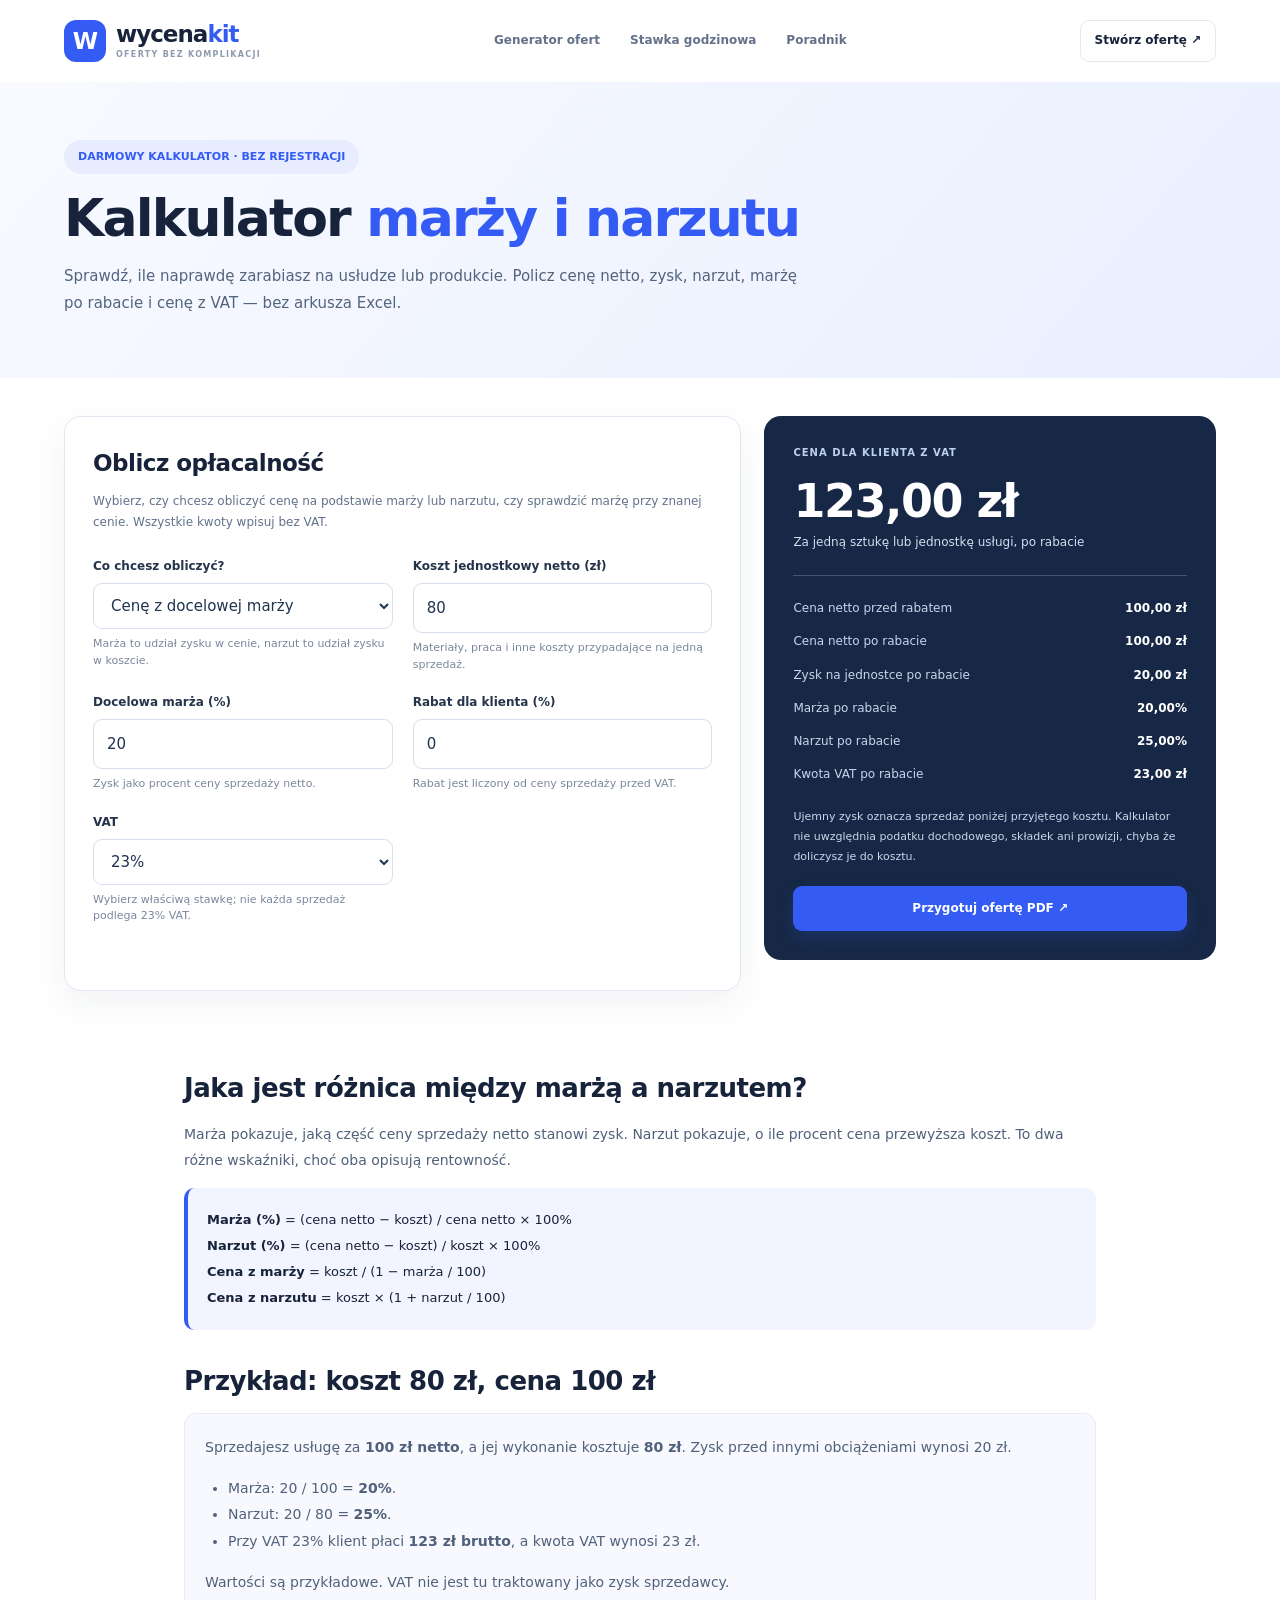
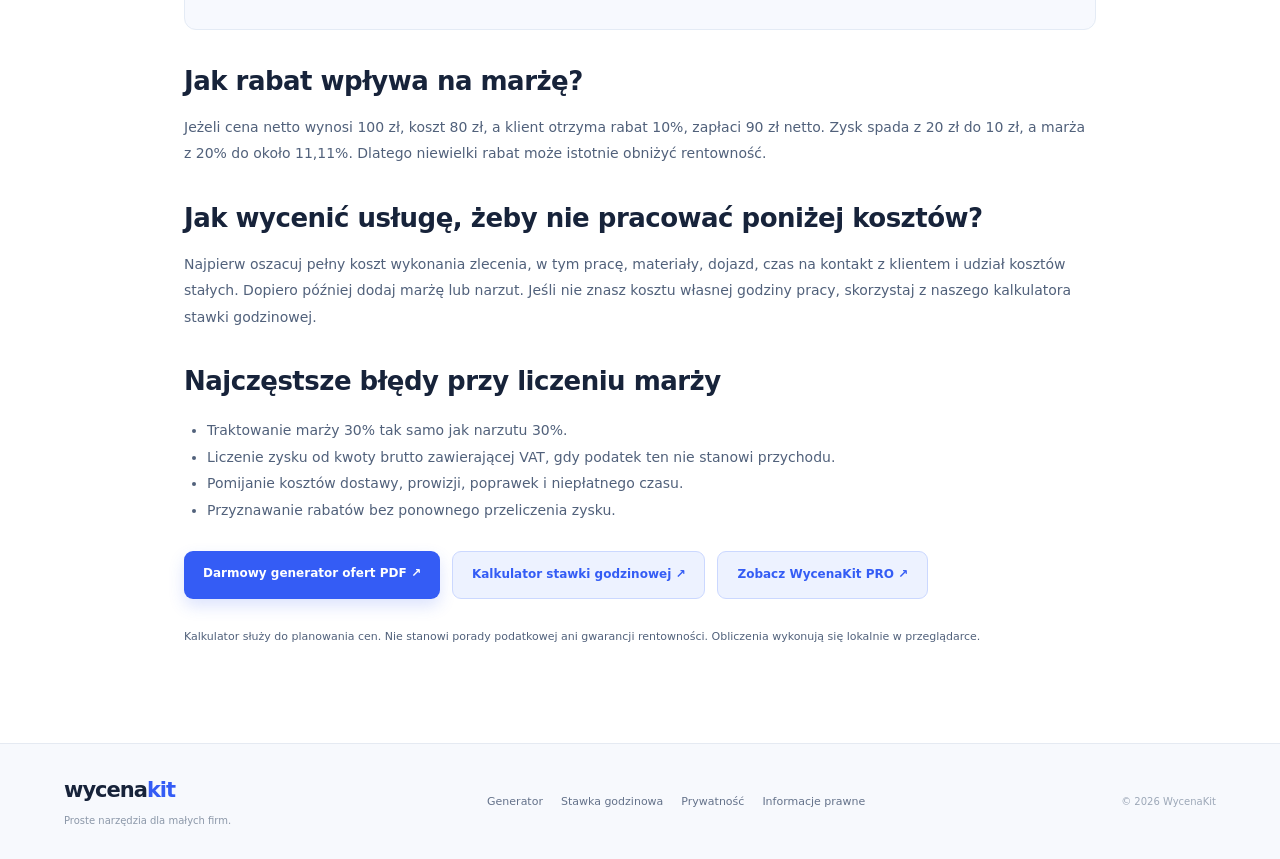
<file: kalkulator-marzy-i-narzutu.html>
<!doctype html>
<html lang="pl"><head>
<meta charset="utf-8"><meta name="viewport" content="width=device-width,initial-scale=1">
<meta name="theme-color" content="#345cf5">
<title>Kalkulator marży i narzutu — cena sprzedaży, rabat, VAT | WycenaKit</title>
<meta name="description" content="Darmowy kalkulator marży i narzutu. Policz zysk, cenę sprzedaży, marżę po rabacie i kwotę z VAT. Wzory, przykłady i obliczenia na żywo.">
<link rel="canonical" href="https://wycenakit.onrender.com/kalkulator-marzy-i-narzutu.html">
<meta property="og:type" content="website"><meta property="og:title" content="Kalkulator marży i narzutu — WycenaKit"><meta property="og:description" content="Oblicz marżę, narzut, zysk i cenę sprzedaży z rabatem oraz VAT."><meta property="og:url" content="https://wycenakit.onrender.com/kalkulator-marzy-i-narzutu.html">
<link rel="stylesheet" href="./styles.css">
<style>
.calc-hero{background:linear-gradient(130deg,#f8faff,#e9efff);padding:58px 0 46px}
.calc-hero h1{font-size:clamp(32px,5vw,52px);letter-spacing:-1.8px;line-height:1.14;max-width:880px;margin:15px 0}
.calc-hero p{font-size:15px;line-height:1.8;color:#53647d;max-width:740px}
.calc-layout{display:grid;grid-template-columns:minmax(0,1.2fr) minmax(300px,.8fr);gap:23px;align-items:start;padding-top:38px;padding-bottom:42px}
.calc-box{border:1px solid #e1e8f3;border-radius:17px;padding:28px;box-shadow:0 12px 35px #1b2f5510;background:#fff}
.calc-box h2{font-size:23px;letter-spacing:-.5px;margin:0 0 9px}
.calc-box p{color:#61728a;font-size:12px;line-height:1.8}
.calc-grid{display:grid;grid-template-columns:1fr 1fr;gap:20px;margin-top:23px}
.calc-field{display:flex;flex-direction:column;gap:7px}
.calc-field label{font-size:12px;font-weight:800;color:#25334b}
.calc-field input,.calc-field select{border:1px solid #d6dfec;border-radius:9px;padding:12px 13px;min-height:46px;font-size:15px;color:#203450;width:100%;background:#fff}
.calc-field input:focus,.calc-field select:focus{outline:2px solid #345cf544;border-color:#345cf5}
.calc-field small{font-size:11px;color:#7b879c;line-height:1.5}
.calc-result{background:#172846;color:white;border-radius:17px;padding:29px}
.calc-result .tag{font-size:10px;font-weight:850;letter-spacing:1px;color:#bdd0ee}
.calc-result .big{font-size:clamp(32px,4vw,46px);font-weight:850;letter-spacing:-1.5px;margin:13px 0 4px;line-height:1.2}
.calc-result .sub{font-size:12px;color:#d2ddee}
.calc-result hr{border:0;border-top:1px solid #ffffff33;margin:23px 0}
.calc-result dl{display:grid;grid-template-columns:1fr auto;gap:14px 10px;margin:0;font-size:12px}
.calc-result dt{color:#c9d6ea}.calc-result dd{margin:0;font-weight:800;text-align:right}
.calc-result .warning{font-size:11px;line-height:1.8;color:#c9d7e9;margin:23px 0 0}
.calc-error{font-size:12px;color:#a8243a;min-height:20px;margin-top:17px}
.calc-article{max-width:960px;padding-top:4px;padding-bottom:85px}
.calc-article h2{font-size:26px;letter-spacing:-.5px;margin:31px 0 11px}
.calc-article h3{font-size:18px;margin:25px 0 9px}
.calc-article p,.calc-article li{font-size:14px;color:#51617b;line-height:1.9}
.calc-article ul{padding-left:23px}
.calc-formula{border-left:4px solid #345cf5;background:#f2f5ff;padding:19px;border-radius:10px;font-size:13px;line-height:2}
.calc-example{background:#f7f9fe;border:1px solid #e4ebf5;border-radius:12px;padding:20px}
.calc-links{display:flex;flex-wrap:wrap;gap:12px;margin:28px 0}
.calc-links .btn{display:inline-block}
@media(max-width:850px){.calc-layout{grid-template-columns:1fr}.calc-grid{grid-template-columns:1fr}.calc-box,.calc-result{padding:21px}}
</style>
<script defer src="https://static.cloudflareinsights.com/beacon.min.js" data-cf-beacon='{"token":"bf713ea6ca5446948bf29f0ebac4149b"}'></script>
<script async src="https://pagead2.googlesyndication.com/pagead/js/adsbygoogle.js?client=ca-pub-5425674267329474" crossorigin="anonymous"></script>
<script type="application/ld+json">{"@context":"https://schema.org","@type":"WebApplication","name":"Kalkulator marży i narzutu WycenaKit","applicationCategory":"BusinessApplication","operatingSystem":"Web","inLanguage":"pl","offers":{"@type":"Offer","price":"0","priceCurrency":"PLN"}}</script>
</head><body>
<header class="nav wrap"><a class="brand" href="./index.html"><span class="brand-mark">W</span><span>wycena<b>kit</b><small>OFERTY BEZ KOMPLIKACJI</small></span></a><nav aria-label="Nawigacja"><a href="./index.html#generator">Generator ofert</a><a href="./kalkulator-stawki-godzinowej.html">Stawka godzinowa</a><a href="./jak-wycenic-usluge.html">Poradnik</a></nav><a class="nav-cta" href="./index.html#generator">Stwórz ofertę ↗</a></header>
<main>
<section class="calc-hero"><div class="wrap"><span class="eyebrow">DARMOWY KALKULATOR · BEZ REJESTRACJI</span><h1>Kalkulator <em style="font-style:normal;color:#345cf5">marży i narzutu</em></h1><p>Sprawdź, ile naprawdę zarabiasz na usłudze lub produkcie. Policz cenę netto, zysk, narzut, marżę po rabacie i cenę z VAT — bez arkusza Excel.</p></div></section>
<section class="wrap calc-layout" aria-label="Kalkulator marży i narzutu">
<div class="calc-box"><h2>Oblicz opłacalność</h2><p>Wybierz, czy chcesz obliczyć cenę na podstawie marży lub narzutu, czy sprawdzić marżę przy znanej cenie. Wszystkie kwoty wpisuj bez VAT.</p>
<form class="calc-grid" id="calc-form" novalidate>
<div class="calc-field"><label for="mode">Co chcesz obliczyć?</label><select id="mode"><option value="margin">Cenę z docelowej marży</option><option value="markup">Cenę z narzutu</option><option value="price">Marżę z gotowej ceny</option></select><small>Marża to udział zysku w cenie, narzut to udział zysku w koszcie.</small></div>
<div class="calc-field"><label for="cost">Koszt jednostkowy netto (zł)</label><input id="cost" type="number" min="0" max="100000000" step="0.01" value="80" inputmode="decimal"><small>Materiały, praca i inne koszty przypadające na jedną sprzedaż.</small></div>
<div class="calc-field"><label for="target" id="target-label">Docelowa marża (%)</label><input id="target" type="number" min="0" max="99.9" step="0.1" value="20" inputmode="decimal"><small id="target-help">Przykład: 20% marży przy koszcie 80 zł daje cenę 100 zł netto.</small></div>
<div class="calc-field"><label for="discount">Rabat dla klienta (%)</label><input id="discount" type="number" min="0" max="100" step="0.5" value="0" inputmode="decimal"><small>Rabat jest liczony od ceny sprzedaży przed VAT.</small></div>
<div class="calc-field"><label for="vat">VAT</label><select id="vat"><option value="0">Nie doliczam / 0%</option><option value="5">5%</option><option value="8">8%</option><option value="23" selected>23%</option></select><small>Wybierz właściwą stawkę; nie każda sprzedaż podlega 23% VAT.</small></div>
</form><div class="calc-error" id="calc-error" role="alert" aria-live="polite"></div></div>
<aside class="calc-result" aria-live="polite"><div class="tag">CENA DLA KLIENTA Z VAT</div><div class="big" id="gross">—</div><div class="sub">Za jedną sztukę lub jednostkę usługi, po rabacie</div><hr><dl>
<dt>Cena netto przed rabatem</dt><dd id="price">—</dd>
<dt>Cena netto po rabacie</dt><dd id="discounted">—</dd>
<dt>Zysk na jednostce po rabacie</dt><dd id="profit">—</dd>
<dt>Marża po rabacie</dt><dd id="margin">—</dd>
<dt>Narzut po rabacie</dt><dd id="markup">—</dd>
<dt>Kwota VAT po rabacie</dt><dd id="tax">—</dd>
</dl><p class="warning">Ujemny zysk oznacza sprzedaż poniżej przyjętego kosztu. Kalkulator nie uwzględnia podatku dochodowego, składek ani prowizji, chyba że doliczysz je do kosztu.</p><a class="btn primary" href="./index.html#generator" style="width:100%;text-align:center;margin-top:19px">Przygotuj ofertę PDF ↗</a></aside>
</section>
<section class="wrap calc-article">
<h2>Jaka jest różnica między marżą a narzutem?</h2>
<p>Marża pokazuje, jaką część ceny sprzedaży netto stanowi zysk. Narzut pokazuje, o ile procent cena przewyższa koszt. To dwa różne wskaźniki, choć oba opisują rentowność.</p>
<div class="calc-formula"><strong>Marża (%)</strong> = (cena netto − koszt) / cena netto × 100%<br><strong>Narzut (%)</strong> = (cena netto − koszt) / koszt × 100%<br><strong>Cena z marży</strong> = koszt / (1 − marża / 100)<br><strong>Cena z narzutu</strong> = koszt × (1 + narzut / 100)</div>
<h2>Przykład: koszt 80 zł, cena 100 zł</h2>
<div class="calc-example"><p>Sprzedajesz usługę za <strong>100 zł netto</strong>, a jej wykonanie kosztuje <strong>80 zł</strong>. Zysk przed innymi obciążeniami wynosi 20 zł.</p><ul><li>Marża: 20 / 100 = <strong>20%</strong>.</li><li>Narzut: 20 / 80 = <strong>25%</strong>.</li><li>Przy VAT 23% klient płaci <strong>123 zł brutto</strong>, a kwota VAT wynosi 23 zł.</li></ul><p>Wartości są przykładowe. VAT nie jest tu traktowany jako zysk sprzedawcy.</p></div>
<h2>Jak rabat wpływa na marżę?</h2><p>Jeżeli cena netto wynosi 100 zł, koszt 80 zł, a klient otrzyma rabat 10%, zapłaci 90 zł netto. Zysk spada z 20 zł do 10 zł, a marża z 20% do około 11,11%. Dlatego niewielki rabat może istotnie obniżyć rentowność.</p>
<h2>Jak wycenić usługę, żeby nie pracować poniżej kosztów?</h2><p>Najpierw oszacuj pełny koszt wykonania zlecenia, w tym pracę, materiały, dojazd, czas na kontakt z klientem i udział kosztów stałych. Dopiero później dodaj marżę lub narzut. Jeśli nie znasz kosztu własnej godziny pracy, skorzystaj z naszego kalkulatora stawki godzinowej.</p>
<h2>Najczęstsze błędy przy liczeniu marży</h2><ul><li>Traktowanie marży 30% tak samo jak narzutu 30%.</li><li>Liczenie zysku od kwoty brutto zawierającej VAT, gdy podatek ten nie stanowi przychodu.</li><li>Pomijanie kosztów dostawy, prowizji, poprawek i niepłatnego czasu.</li><li>Przyznawanie rabatów bez ponownego przeliczenia zysku.</li></ul>
<div class="calc-links"><a class="btn primary" href="./index.html#generator">Darmowy generator ofert PDF ↗</a><a class="btn pro-outline" href="./kalkulator-stawki-godzinowej.html">Kalkulator stawki godzinowej ↗</a><a class="btn pro-outline" href="./probka.html">Zobacz WycenaKit PRO ↗</a></div>
<p style="font-size:11px">Kalkulator służy do planowania cen. Nie stanowi porady podatkowej ani gwarancji rentowności. Obliczenia wykonują się lokalnie w przeglądarce.</p>
</section></main>
<footer class="footer"><div class="wrap footer-inner"><div><strong>wycena<span>kit</span></strong><p>Proste narzędzia dla małych firm.</p></div><div><a href="./index.html">Generator</a><a href="./kalkulator-stawki-godzinowej.html">Stawka godzinowa</a><a href="./prywatnosc.html">Prywatność</a><a href="./informacje.html">Informacje prawne</a></div><small>© 2026 WycenaKit</small></div></footer>
<script>
(function(){
const ids=['mode','cost','target','discount','vat'];
const el=Object.fromEntries(ids.map(x=>[x,document.getElementById(x)]));
const outputs=Object.fromEntries(['price','discounted','profit','margin','markup','tax','gross'].map(x=>[x,document.getElementById(x)]));
const money=new Intl.NumberFormat('pl-PL',{style:'currency',currency:'PLN',minimumFractionDigits:2,maximumFractionDigits:2});
const pct=x=>new Intl.NumberFormat('pl-PL',{maximumFractionDigits:2,minimumFractionDigits:2}).format(x)+'%';
function calc(){
const mode=el.mode.value;
const cost=Number(el.cost.value),target=Number(el.target.value),discount=Number(el.discount.value),vat=Number(el.vat.value);
document.getElementById('target-label').textContent=mode==='margin'?'Docelowa marża (%)':mode==='markup'?'Docelowy narzut (%)':'Cena sprzedaży netto (zł)';
document.getElementById('target-help').textContent=mode==='margin'?'Zysk jako procent ceny sprzedaży netto.':mode==='markup'?'Zysk jako procent kosztu jednostkowego.':'Wpisz cenę netto, a obliczymy marżę i narzut.';
el.target.max=mode==='margin'?'99.9':mode==='markup'?'10000':'100000000';
let error='';
if(ids.slice(1).some(id=>el[id].value.trim()===''))error='Uzupełnij wszystkie pola.';
else if([cost,target,discount,vat].some(x=>!Number.isFinite(x)))error='Wpisz poprawne liczby.';
else if(cost<0||cost>1e8||target<0||discount<0||discount>100)error='Koszt i wartość nie mogą być ujemne; rabat musi mieścić się w zakresie 0–100%.';
else if(mode==='margin'&&target>=100)error='Docelowa marża musi być mniejsza niż 100%.';
else if(mode==='margin'&&target>99.9)error='Maksymalna obsługiwana marża to 99,9%.';
else if(mode==='markup'&&target>10000)error='Maksymalny narzut to 10 000%.';
else if(mode==='price'&&target>1e8)error='Maksymalna cena netto to 100 mln zł.';
else if(!['0','5','8','23'].includes(el.vat.value))error='Wybierz prawidłową stawkę VAT.';
document.getElementById('calc-error').textContent=error;
if(error){Object.values(outputs).forEach(x=>x.textContent='—');return}
const price=mode==='margin'?cost/(1-target/100):mode==='markup'?cost*(1+target/100):target;
const discounted=price*(1-discount/100),profit=discounted-cost,tax=discounted*vat/100,gross=discounted+tax;
const margin=discounted>0?profit/discounted*100:null;
const markup=cost>0?profit/cost*100:null;
const vals={price,discounted,profit,tax,gross};
for(const [key,val] of Object.entries(vals))outputs[key].textContent=money.format(val);
outputs.margin.textContent=margin===null?'nieokreślona':pct(margin);
outputs.markup.textContent=markup===null?'nieokreślony':pct(markup);
}
el.mode.addEventListener('change',()=>{
 if(el.mode.value==='markup')el.target.value='25';
 else if(el.mode.value==='margin')el.target.value='20';
 else el.target.value='100';
 calc();
});
document.getElementById('calc-form').addEventListener('input',calc);
document.getElementById('calc-form').addEventListener('change',calc);
calc();
})();
</script>
</body></html>
</file>
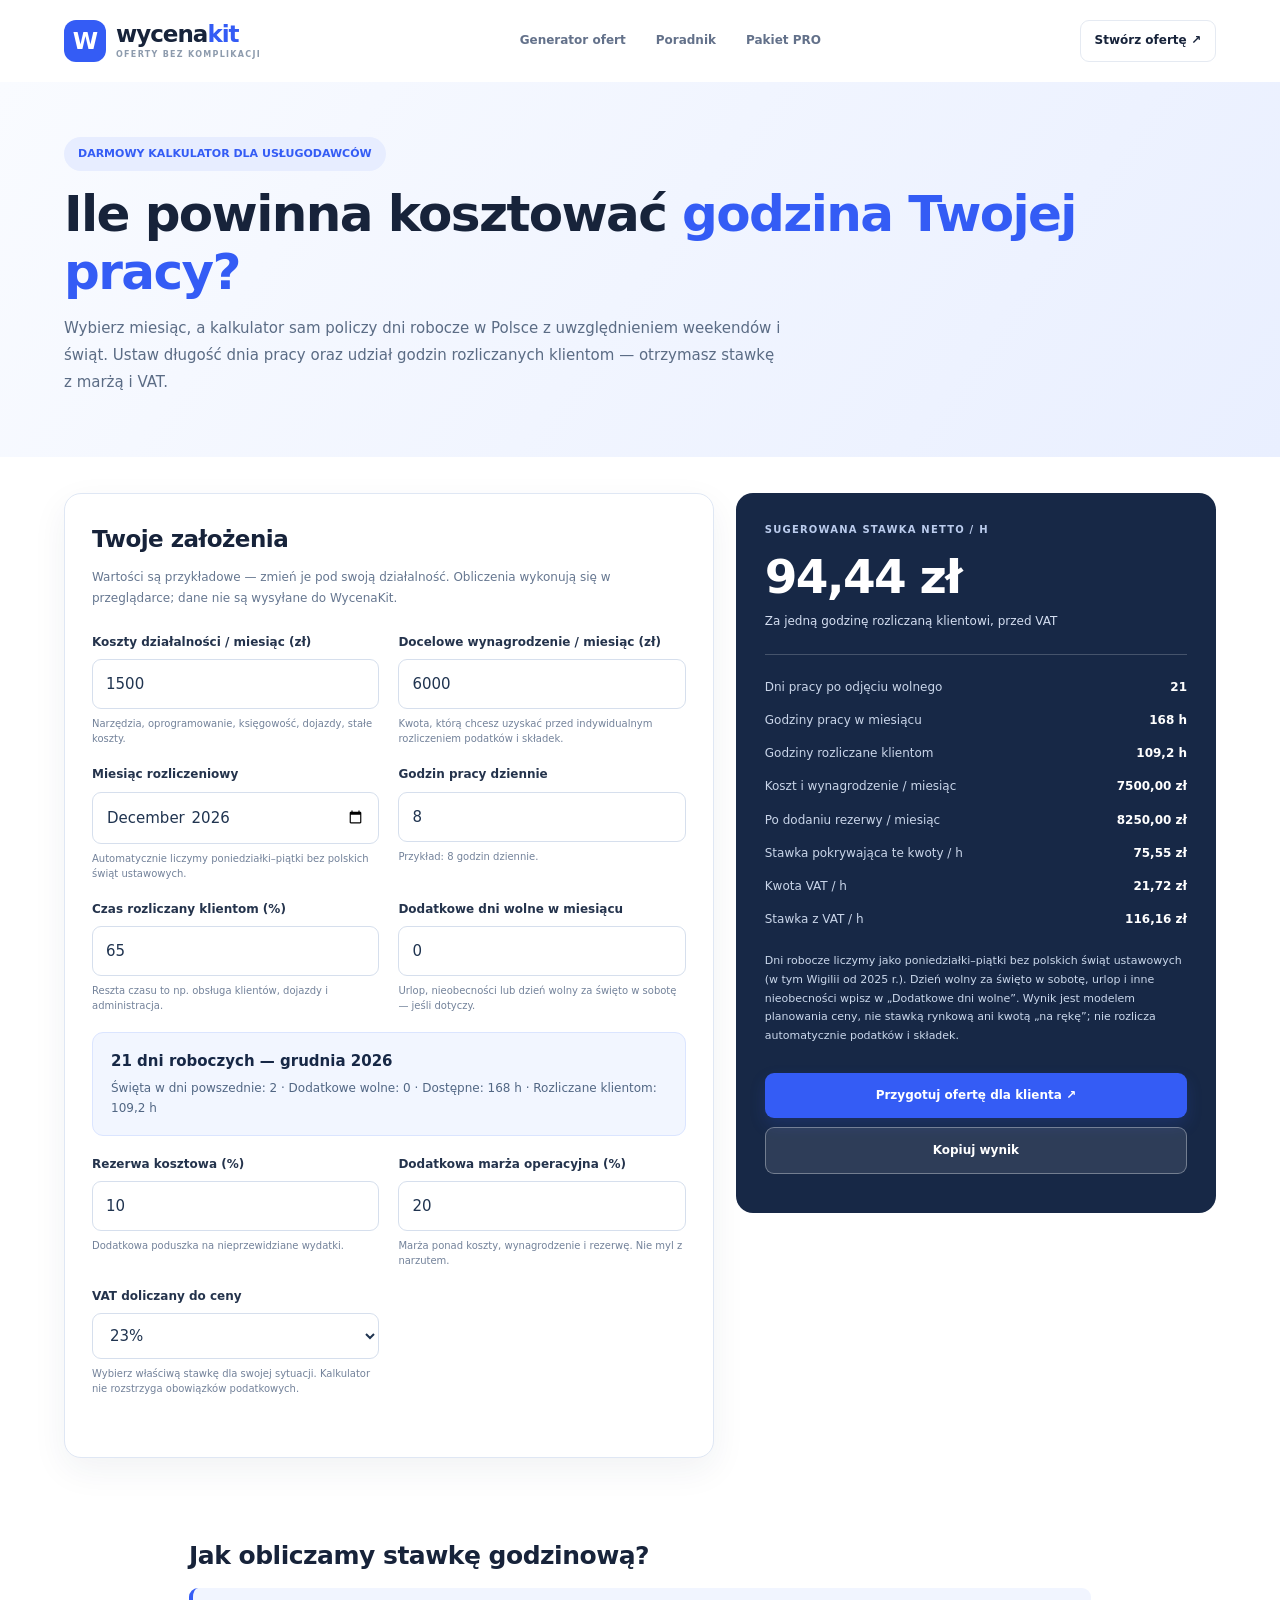
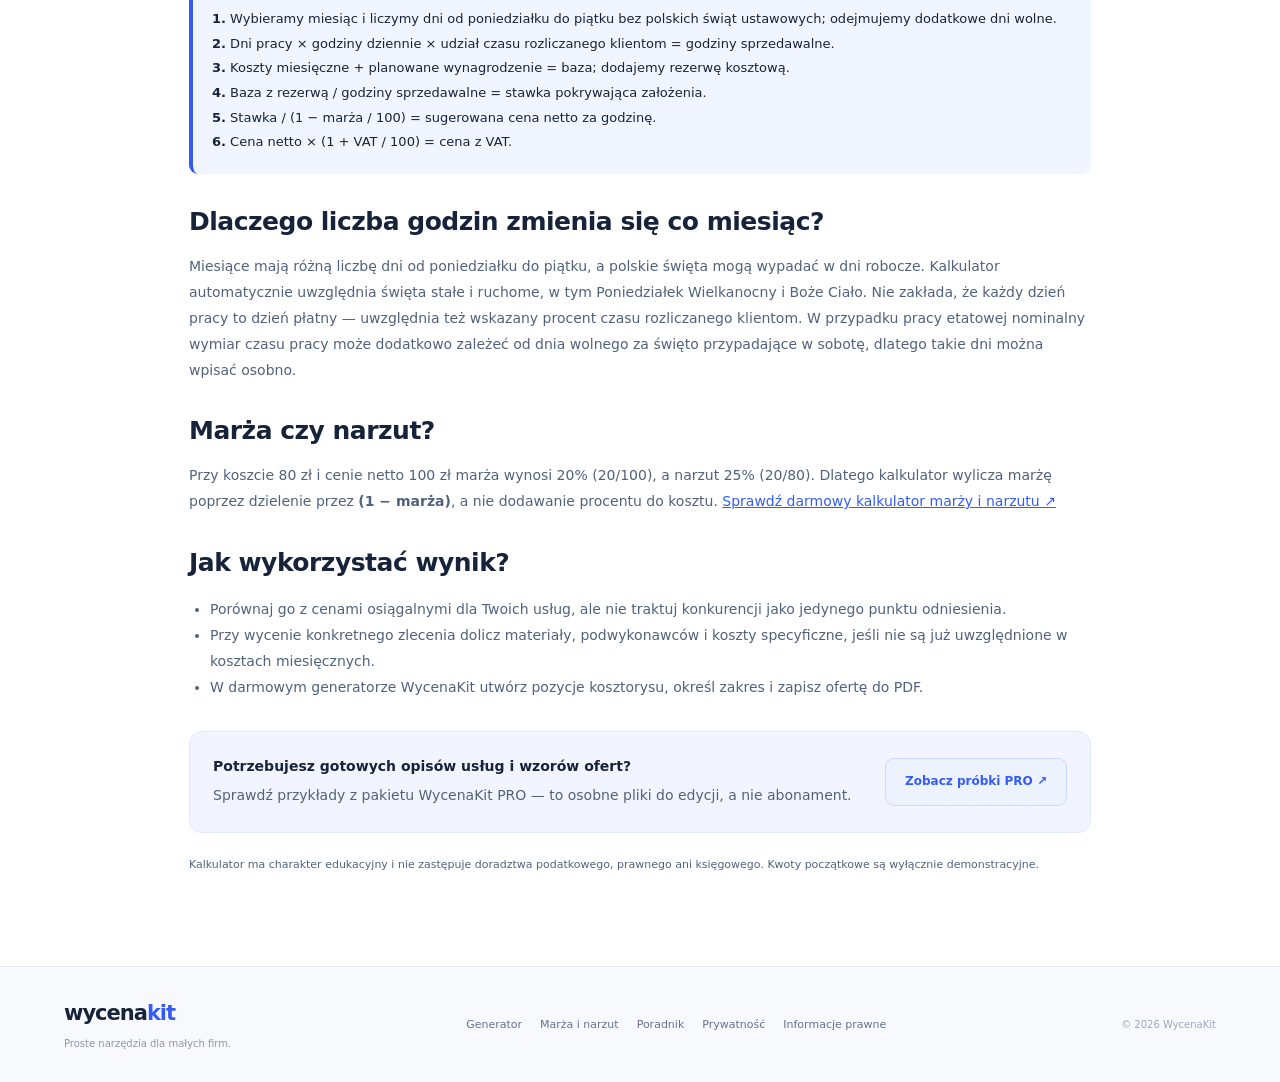
<file: kalkulator-stawki-godzinowej.html>
<!doctype html>
<html lang="pl"><head>
<meta charset="utf-8"><meta name="viewport" content="width=device-width,initial-scale=1">
<meta name="theme-color" content="#345cf5">
<title>Kalkulator stawki godzinowej 2026 — ile brać za usługę? | WycenaKit</title>
<meta name="description" content="Darmowy kalkulator stawki godzinowej dla usługodawców i freelancerów. Policz koszty, potrzebną stawkę netto, marżę i VAT. Bez rejestracji.">
<link rel="canonical" href="https://wycenakit.onrender.com/kalkulator-stawki-godzinowej.html">
<meta property="og:type" content="website"><meta property="og:title" content="Kalkulator stawki godzinowej — WycenaKit"><meta property="og:description" content="Policz minimalną opłacalną stawkę za godzinę na podstawie kosztów i godzin rozliczanych klientom."><meta property="og:url" content="https://wycenakit.onrender.com/kalkulator-stawki-godzinowej.html">
<link rel="stylesheet" href="./styles.css">
<style>
.rate-hero{background:linear-gradient(125deg,#f9fbff,#e9efff);padding:55px 0 46px}
.rate-hero h1{font-size:clamp(32px,5vw,50px);letter-spacing:-1.6px;line-height:1.16;margin:14px 0}
.rate-hero p{max-width:720px;font-size:15px;color:#5b6c85;line-height:1.8}
.rate-main{display:grid;grid-template-columns:minmax(0,1.15fr) minmax(300px,.85fr);gap:22px;padding-top:36px;padding-bottom:38px;align-items:start}
.rate-panel{border:1px solid #dfe7f4;border-radius:17px;padding:27px;background:#fff;box-shadow:0 12px 35px #1b2f5510}
.rate-panel h2{font-size:23px;letter-spacing:-.5px;margin:0 0 10px}
.rate-panel .intro{font-size:12px;color:#667790;line-height:1.7;margin-bottom:25px}
.rate-fields{display:grid;grid-template-columns:1fr 1fr;gap:19px}
.rate-field{display:flex;flex-direction:column;gap:7px}
.rate-field label{font-size:12px;font-weight:800;color:#24334c}
.rate-field input,.rate-field select{border:1px solid #d6dfed;border-radius:9px;padding:12px 13px;font-size:15px;color:#203450;background:#fff;width:100%;min-height:46px}
.rate-field input:focus,.rate-field select:focus{outline:2px solid #345cf544;border-color:#345cf5}
.rate-field small{font-size:10px;color:#73829a;line-height:1.5}
.rate-result{background:#172846;border-radius:17px;padding:29px;color:#fff}
.rate-result .eyeline{font-size:10px;letter-spacing:1.2px;font-weight:850;color:#bbcced}
.rate-result .value{font-size:clamp(32px,4.2vw,47px);font-weight:850;letter-spacing:-1.7px;line-height:1.15;margin:12px 0 8px}
.rate-result .unit{color:#d4def1;font-size:12px}
.rate-result hr{border:0;border-top:1px solid #ffffff33;margin:23px 0}
.rate-result .line{display:flex;justify-content:space-between;gap:12px;margin:14px 0;font-size:12px;color:#c9d5e9}
.rate-result .line strong{color:white;text-align:right}
.rate-result .notice{font-size:11px;line-height:1.7;color:#cad7eb;margin-top:23px}
.rate-result .btn{width:100%;text-align:center;margin-top:16px}
.rate-error{color:#9e1f33;font-size:12px;min-height:20px;margin-top:14px}
.rate-calendar{display:flex;flex-direction:column;gap:5px;padding:16px 18px;border:1px solid #dbe5ff;border-radius:11px;background:#f2f6ff}
.rate-calendar strong{font-size:15px;color:#172846}
.rate-calendar span{font-size:12px;color:#526784;line-height:1.7}
.rate-info{padding-top:12px;padding-bottom:80px;max-width:950px}
.rate-info h2{font-size:25px;letter-spacing:-.5px;margin:28px 0 12px}
.rate-info p,.rate-info li{font-size:14px;line-height:1.85;color:#52627c}
.rate-info ul{padding-left:21px}
.rate-formula{border-left:4px solid #345cf5;background:#f1f5ff;border-radius:9px;padding:19px;font-size:13px;line-height:1.9}
.rate-cta{display:flex;align-items:center;justify-content:space-between;gap:20px;background:#f2f5ff;border:1px solid #e2e9f6;border-radius:13px;padding:23px;margin-top:30px}
.rate-cta p{margin:6px 0 0}
@media(max-width:800px){.rate-main{grid-template-columns:1fr}.rate-fields{grid-template-columns:1fr}.rate-panel{padding:19px}.rate-result{padding:24px}.rate-cta{flex-direction:column;align-items:stretch}}
</style>
<script defer src="https://static.cloudflareinsights.com/beacon.min.js" data-cf-beacon='{"token":"bf713ea6ca5446948bf29f0ebac4149b"}'></script>
<script type="application/ld+json">{"@context":"https://schema.org","@type":"WebApplication","name":"Kalkulator stawki godzinowej WycenaKit","description":"Bezpłatny kalkulator opłacalnej stawki godzinowej dla usługodawców.","applicationCategory":"BusinessApplication","operatingSystem":"Web","inLanguage":"pl","offers":{"@type":"Offer","price":"0","priceCurrency":"PLN"}}</script>

<!-- Google AdSense: weryfikacja witryny i automatyczne reklamy po zatwierdzeniu konta -->
<script async src="https://pagead2.googlesyndication.com/pagead/js/adsbygoogle.js?client=ca-pub-5425674267329474" crossorigin="anonymous"></script>
</head><body>
<header class="nav wrap"><a class="brand" href="./index.html" aria-label="WycenaKit — strona główna"><span class="brand-mark">W</span><span>wycena<b>kit</b><small>OFERTY BEZ KOMPLIKACJI</small></span></a><nav aria-label="Nawigacja"><a href="./index.html#generator">Generator ofert</a><a href="./jak-wycenic-usluge.html">Poradnik</a><a href="./probka.html">Pakiet PRO</a></nav><a class="nav-cta" href="./index.html#generator">Stwórz ofertę ↗</a></header>
<main>
<section class="rate-hero"><div class="wrap"><span class="eyebrow">DARMOWY KALKULATOR DLA USŁUGODAWCÓW</span><h1>Ile powinna kosztować <em style="font-style:normal;color:#345cf5">godzina Twojej pracy?</em></h1><p>Wybierz miesiąc, a kalkulator sam policzy dni robocze w Polsce z uwzględnieniem weekendów i świąt. Ustaw długość dnia pracy oraz udział godzin rozliczanych klientom — otrzymasz stawkę z marżą i VAT.</p></div></section>
<section class="wrap rate-main" aria-label="Kalkulator stawki godzinowej">
<div class="rate-panel"><h2>Twoje założenia</h2><p class="intro">Wartości są przykładowe — zmień je pod swoją działalność. Obliczenia wykonują się w przeglądarce; dane nie są wysyłane do WycenaKit.</p>
<form id="rate-form" class="rate-fields" novalidate>
<div class="rate-field"><label for="overhead">Koszty działalności / miesiąc (zł)</label><input id="overhead" type="number" min="0" max="10000000" step="0.01" value="1500" inputmode="decimal"><small>Narzędzia, oprogramowanie, księgowość, dojazdy, stałe koszty.</small></div>
<div class="rate-field"><label for="income">Docelowe wynagrodzenie / miesiąc (zł)</label><input id="income" type="number" min="0" max="10000000" step="0.01" value="6000" inputmode="decimal"><small>Kwota, którą chcesz uzyskać przed indywidualnym rozliczeniem podatków i składek.</small></div>
<div class="rate-field"><label for="work-month">Miesiąc rozliczeniowy</label><input id="work-month" type="month" required><small>Automatycznie liczymy poniedziałki–piątki bez polskich świąt ustawowych.</small></div>
<div class="rate-field"><label for="day-hours">Godzin pracy dziennie</label><input id="day-hours" type="number" min="0.5" max="24" step="0.5" value="8" inputmode="decimal"><small>Przykład: 8 godzin dziennie.</small></div>
<div class="rate-field"><label for="billable">Czas rozliczany klientom (%)</label><input id="billable" type="number" min="1" max="100" step="1" value="65" inputmode="decimal"><small>Reszta czasu to np. obsługa klientów, dojazdy i administracja.</small></div>
<div class="rate-field"><label for="days-off">Dodatkowe dni wolne w miesiącu</label><input id="days-off" type="number" min="0" max="31" step="1" value="0" inputmode="numeric"><small>Urlop, nieobecności lub dzień wolny za święto w sobotę — jeśli dotyczy.</small></div>
<div class="rate-field" style="grid-column:1/-1"><div class="rate-calendar" aria-live="polite"><strong id="calendar-summary">Obliczanie dni roboczych…</strong><span id="calendar-details"></span></div></div>
<div class="rate-field"><label for="reserve">Rezerwa kosztowa (%)</label><input id="reserve" type="number" min="0" max="100" step="0.5" value="10" inputmode="decimal"><small>Dodatkowa poduszka na nieprzewidziane wydatki.</small></div>
<div class="rate-field"><label for="margin">Dodatkowa marża operacyjna (%)</label><input id="margin" type="number" min="0" max="90" step="0.5" value="20" inputmode="decimal"><small>Marża ponad koszty, wynagrodzenie i rezerwę. Nie myl z narzutem.</small></div>
<div class="rate-field"><label for="vat">VAT doliczany do ceny</label><select id="vat"><option value="0">Nie doliczam / 0%</option><option value="5">5%</option><option value="8">8%</option><option value="23" selected>23%</option></select><small>Wybierz właściwą stawkę dla swojej sytuacji. Kalkulator nie rozstrzyga obowiązków podatkowych.</small></div>
</form><div class="rate-error" id="rate-error" role="alert" aria-live="polite"></div>
</div>
<aside class="rate-result" aria-live="polite"><div class="eyeline">SUGEROWANA STAWKA NETTO / H</div><div class="value" id="hourly">—</div><div class="unit">Za jedną godzinę rozliczaną klientowi, przed VAT</div><hr>
<div class="line"><span>Dni pracy po odjęciu wolnego</span><strong id="working-days">—</strong></div>
<div class="line"><span>Godziny pracy w miesiącu</span><strong id="available-hours">—</strong></div>
<div class="line"><span>Godziny rozliczane klientom</span><strong id="billable-hours">—</strong></div>
<div class="line"><span>Koszt i wynagrodzenie / miesiąc</span><strong id="monthly">—</strong></div>
<div class="line"><span>Po dodaniu rezerwy / miesiąc</span><strong id="with-reserve">—</strong></div>
<div class="line"><span>Stawka pokrywająca te kwoty / h</span><strong id="minimum">—</strong></div>
<div class="line"><span>Kwota VAT / h</span><strong id="vat-value">—</strong></div>
<div class="line"><span>Stawka z VAT / h</span><strong id="gross">—</strong></div>
<p class="notice">Dni robocze liczymy jako poniedziałki–piątki bez polskich świąt ustawowych (w tym Wigilii od 2025 r.). Dzień wolny za święto w sobotę, urlop i inne nieobecności wpisz w „Dodatkowe dni wolne”. Wynik jest modelem planowania ceny, nie stawką rynkową ani kwotą „na rękę”; nie rozlicza automatycznie podatków i składek.</p>
<a class="btn primary" href="./index.html#generator">Przygotuj ofertę dla klienta ↗</a>
<button id="copy-result" class="btn" style="width:100%;margin-top:9px;background:#ffffff1a;color:#fff;border:1px solid #ffffff55" type="button">Kopiuj wynik</button>
<div id="copy-status" role="status" aria-live="polite" style="font-size:11px;margin-top:10px;color:#c8d5eb"></div>
</aside>
</section>
<section class="wrap rate-info">
<h2>Jak obliczamy stawkę godzinową?</h2><div class="rate-formula"><strong>1.</strong> Wybieramy miesiąc i liczymy dni od poniedziałku do piątku bez polskich świąt ustawowych; odejmujemy dodatkowe dni wolne.<br><strong>2.</strong> Dni pracy × godziny dziennie × udział czasu rozliczanego klientom = godziny sprzedawalne.<br><strong>3.</strong> Koszty miesięczne + planowane wynagrodzenie = baza; dodajemy rezerwę kosztową.<br><strong>4.</strong> Baza z rezerwą / godziny sprzedawalne = stawka pokrywająca założenia.<br><strong>5.</strong> Stawka / (1 − marża / 100) = sugerowana cena netto za godzinę.<br><strong>6.</strong> Cena netto × (1 + VAT / 100) = cena z VAT.</div>
<h2>Dlaczego liczba godzin zmienia się co miesiąc?</h2><p>Miesiące mają różną liczbę dni od poniedziałku do piątku, a polskie święta mogą wypadać w dni robocze. Kalkulator automatycznie uwzględnia święta stałe i ruchome, w tym Poniedziałek Wielkanocny i Boże Ciało. Nie zakłada, że każdy dzień pracy to dzień płatny — uwzględnia też wskazany procent czasu rozliczanego klientom. W przypadku pracy etatowej nominalny wymiar czasu pracy może dodatkowo zależeć od dnia wolnego za święto przypadające w sobotę, dlatego takie dni można wpisać osobno.</p>
<h2>Marża czy narzut?</h2><p>Przy koszcie 80 zł i cenie netto 100 zł marża wynosi 20% (20/100), a narzut 25% (20/80). Dlatego kalkulator wylicza marżę poprzez dzielenie przez <strong>(1 − marża)</strong>, a nie dodawanie procentu do kosztu. <a href="./kalkulator-marzy-i-narzutu.html" style="color:#345cf5;text-decoration:underline">Sprawdź darmowy kalkulator marży i narzutu ↗</a></p>
<h2>Jak wykorzystać wynik?</h2><ul><li>Porównaj go z cenami osiągalnymi dla Twoich usług, ale nie traktuj konkurencji jako jedynego punktu odniesienia.</li><li>Przy wycenie konkretnego zlecenia dolicz materiały, podwykonawców i koszty specyficzne, jeśli nie są już uwzględnione w kosztach miesięcznych.</li><li>W darmowym generatorze WycenaKit utwórz pozycje kosztorysu, określ zakres i zapisz ofertę do PDF.</li></ul>
<div class="rate-cta"><div><strong>Potrzebujesz gotowych opisów usług i wzorów ofert?</strong><p>Sprawdź przykłady z pakietu WycenaKit PRO — to osobne pliki do edycji, a nie abonament.</p></div><a class="btn pro-outline" href="./probka.html">Zobacz próbki PRO ↗</a></div>
<p style="font-size:11px;margin-top:22px">Kalkulator ma charakter edukacyjny i nie zastępuje doradztwa podatkowego, prawnego ani księgowego. Kwoty początkowe są wyłącznie demonstracyjne.</p>
</section>
</main>
<footer class="footer"><div class="wrap footer-inner"><div><strong>wycena<span>kit</span></strong><p>Proste narzędzia dla małych firm.</p></div><div><a href="./index.html">Generator</a><a href="./kalkulator-marzy-i-narzutu.html">Marża i narzut</a><a href="./jak-wycenic-usluge.html">Poradnik</a><a href="./prywatnosc.html">Prywatność</a><a href="./informacje.html">Informacje prawne</a></div><small>© 2026 WycenaKit</small></div></footer>
<script>
(function(){
const ids=['overhead','income','day-hours','billable','days-off','reserve','margin','vat'];
const nodes=Object.fromEntries(ids.map(id=>[id,document.getElementById(id)]));
const monthInput=document.getElementById('work-month');
const output=Object.fromEntries(['hourly','monthly','with-reserve','minimum','vat-value','gross','working-days','available-hours','billable-hours','rate-error','copy-status','calendar-summary','calendar-details'].map(id=>[id,document.getElementById(id)]));
const money=new Intl.NumberFormat('pl-PL',{style:'currency',currency:'PLN',minimumFractionDigits:2,maximumFractionDigits:2});
const num=new Intl.NumberFormat('pl-PL',{maximumFractionDigits:2});
const months=['stycznia','lutego','marca','kwietnia','maja','czerwca','lipca','sierpnia','września','października','listopada','grudnia'];
const now=new Date();
monthInput.value=now.getFullYear()+'-'+String(now.getMonth()+1).padStart(2,'0');
let summary='';
function easterSunday(year){
  const a=year%19,b=Math.floor(year/100),c=year%100,d=Math.floor(b/4),e=b%4;
  const f=Math.floor((b+8)/25),g=Math.floor((b-f+1)/3),h=(19*a+b-d-g+15)%30;
  const i=Math.floor(c/4),k=c%4,l=(32+2*e+2*i-h-k+7)%7,m=Math.floor((a+11*h+22*l)/451);
  const month=Math.floor((h+l-7*m+114)/31),day=((h+l-7*m+114)%31)+1;
  return Date.UTC(year,month-1,day);
}
function holidaySet(year){
  const dates=[[1,1],[1,6],[5,1],[5,3],[8,15],[11,1],[11,11],[12,25],[12,26]];
  if(year>=2025)dates.push([12,24]);
  const easter=easterSunday(year);
  const datesUTC=dates.map(([m,d])=>Date.UTC(year,m-1,d));
  datesUTC.push(easter+86400000); // Poniedziałek Wielkanocny
  datesUTC.push(easter+60*86400000); // Boże Ciało
  return new Set(datesUTC);
}
function workingDays(year,month){
  const holidays=holidaySet(year);
  const last=new Date(Date.UTC(year,month,0)).getUTCDate();
  let days=0,holidayWeekdays=0;
  for(let day=1;day<=last;day++){
    const stamp=Date.UTC(year,month-1,day);
    const weekday=new Date(stamp).getUTCDay();
    if(weekday===0||weekday===6)continue;
    if(holidays.has(stamp))holidayWeekdays++;
    else days++;
  }
  return {days,holidayWeekdays};
}
function clearResults(){
 for(const id of ['hourly','monthly','with-reserve','minimum','vat-value','gross','working-days','available-hours','billable-hours'])output[id].textContent='—';
 summary='';
}
function calculate(){
 const v=Object.fromEntries(ids.map(id=>[id,Number(nodes[id].value)]));
 const match=/^(\d{4})-(\d{2})$/.exec(monthInput.value);
 let error='';
 if(!match||Number(match[1])<1900||Number(match[1])>2100||Number(match[2])<1||Number(match[2])>12)error='Wybierz poprawny miesiąc z lat 1900–2100.';
 else if(ids.some(id=>nodes[id].value.trim()===''||!Number.isFinite(v[id])))error='Uzupełnij wszystkie pola poprawnymi liczbami.';
 else if(v.overhead<0||v.income<0||v['day-hours']<0.5||v['day-hours']>24||v.billable<=0||v.billable>100||v['days-off']<0||!Number.isInteger(v['days-off'])||v['days-off']>31||v.reserve<0||v.reserve>100||v.margin<0||v.margin>90)error='Sprawdź dane: godziny dziennie 0,5–24, udział płatnego czasu 1–100%, dni wolne 0–31, rezerwa 0–100%, marża 0–90%.';
 else if(v.overhead>1e7||v.income>1e7)error='Koszty i wynagrodzenie mogą wynosić maksymalnie 10 mln zł.';
 const year=match?Number(match[1]):0,month=match?Number(match[2]):0;
 const calendar=!error?workingDays(year,month):null;
 if(!error&&v['days-off']>=calendar.days)error='Dodatkowych dni wolnych musi być mniej niż dni roboczych w wybranym miesiącu.';
 output['rate-error'].textContent=error;
 if(error){clearResults();output['calendar-summary'].textContent='Popraw dane, aby policzyć kalendarz';output['calendar-details'].textContent='';return}
 const days=calendar.days-v['days-off'];
 const available=days*v['day-hours'];
 const hours=available*v.billable/100;
 const monthly=v.overhead+v.income,withReserve=monthly*(1+v.reserve/100),minimum=withReserve/hours,net=minimum/(1-v.margin/100),tax=net*v.vat/100,gross=net+tax;
 const values={hourly:net,monthly,'with-reserve':withReserve,minimum,'vat-value':tax,gross};
 for(const [id,val] of Object.entries(values))output[id].textContent=money.format(val);
 output['working-days'].textContent=num.format(days);
 output['available-hours'].textContent=num.format(available)+' h';
 output['billable-hours'].textContent=num.format(hours)+' h';
 output['calendar-summary'].textContent=num.format(calendar.days)+' dni roboczych — '+months[month-1]+' '+year;
 output['calendar-details'].textContent='Święta w dni powszednie: '+calendar.holidayWeekdays+' · Dodatkowe wolne: '+v['days-off']+' · Dostępne: '+num.format(available)+' h · Rozliczane klientom: '+num.format(hours)+' h';
 summary='WycenaKit — stawka godzinowa\nMiesiąc: '+monthInput.value+'\nDni robocze: '+calendar.days+'\nDodatkowe wolne: '+v['days-off']+'\nGodziny pracy: '+num.format(available)+' / mies.\nGodziny sprzedawalne: '+num.format(hours)+' / mies.\nKoszty i wynagrodzenie: '+money.format(monthly)+' / mies.\nRezerwa: '+v.reserve+'%\nMarża operacyjna: '+v.margin+'%\nStawka netto: '+money.format(net)+' / h\nVAT: '+v.vat+'%\nStawka z VAT: '+money.format(gross)+' / h\nWynik orientacyjny.';
}
document.getElementById('rate-form').addEventListener('input',calculate);
document.getElementById('rate-form').addEventListener('change',calculate);
document.getElementById('copy-result').addEventListener('click',async()=>{
 if(!summary)return;
 try{await navigator.clipboard.writeText(summary);output['copy-status'].textContent='Wynik skopiowany.'}
 catch(e){output['copy-status'].textContent='Nie udało się skopiować automatycznie. Zaznacz wartości ręcznie.'}
});
calculate();
})();
</script>
</body></html>
</file>
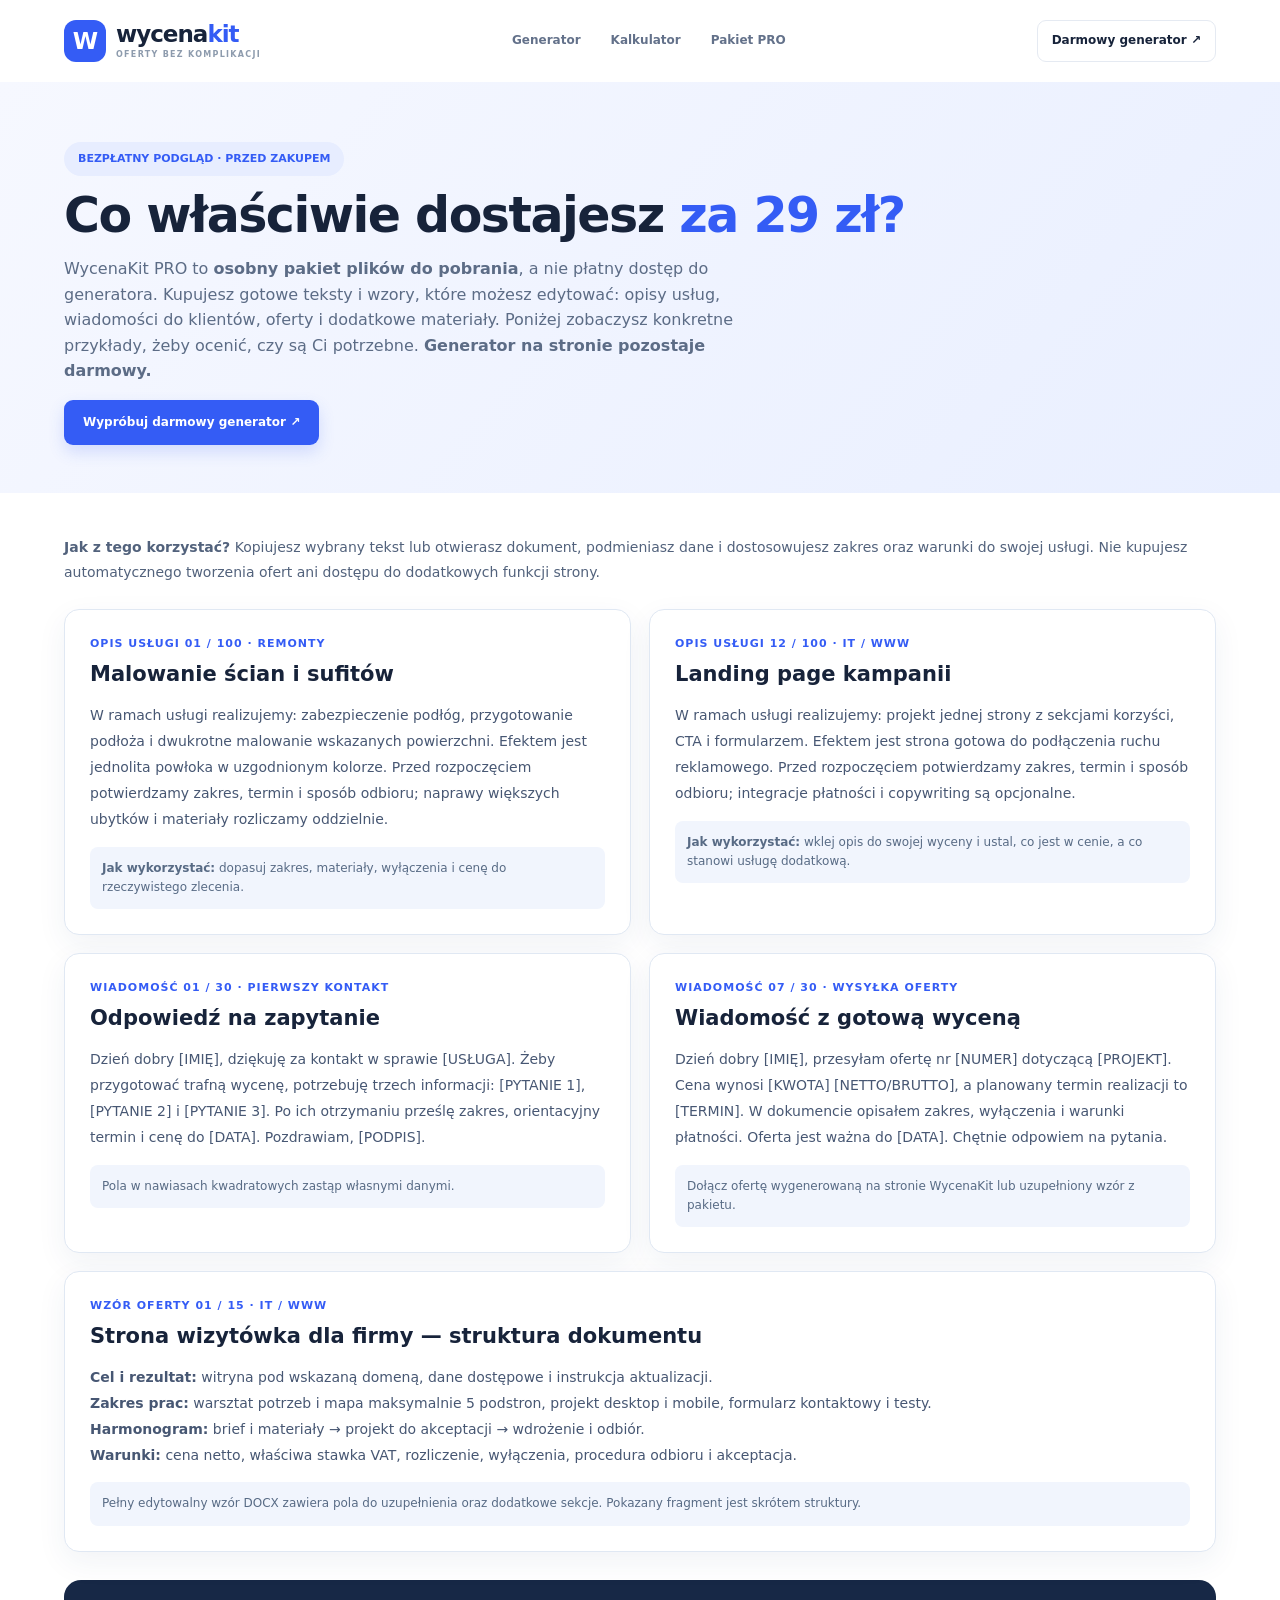
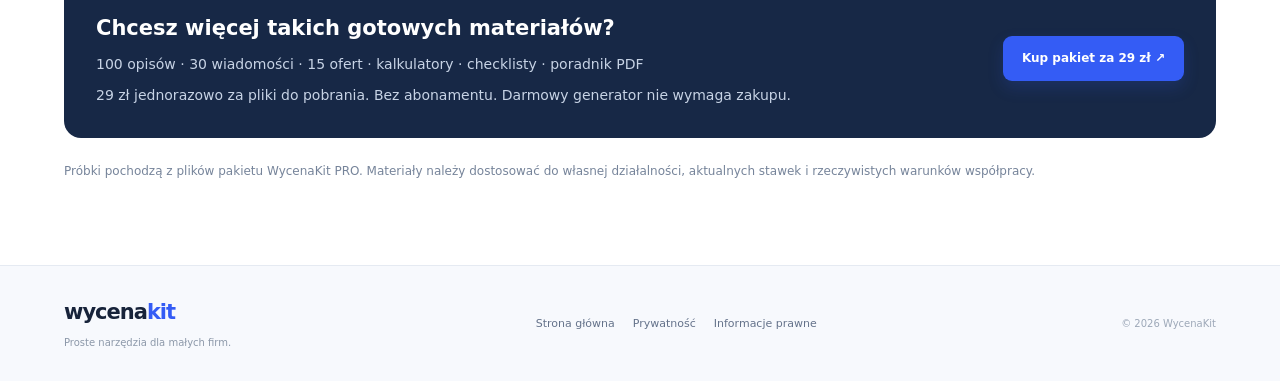
<file: probka.html>
<!doctype html>
<html lang="pl"><head><meta charset="utf-8"><meta name="viewport" content="width=device-width,initial-scale=1">
<meta name="description" content="Co dostajesz za 29 zł w WycenaKit PRO? Zobacz bezpłatne przykłady opisów usług, wiadomości i wzorów ofert przed zakupem.">
<title>Co zawiera WycenaKit PRO za 29 zł? Zobacz próbki plików</title><link rel="stylesheet" href="./styles.css">
<style>
.sample-hero{background:linear-gradient(130deg,#f6f8ff,#e9efff);padding:60px 0 48px}.sample-hero h1{font-size:clamp(30px,5vw,49px);letter-spacing:-1.5px;line-height:1.15;margin:12px 0}.sample-hero p{max-width:700px;color:#5c6c86;font-size:16px}.sample-body{padding-top:42px;padding-bottom:72px}.sample-grid{display:grid;grid-template-columns:1fr 1fr;gap:18px}.sample-card{border:1px solid #e0e8f3;border-radius:15px;padding:25px;background:white;box-shadow:0 10px 30px #203c6810}.sample-card h2{font-size:21px;line-height:1.3;margin:8px 0 15px}.sample-card p{font-size:14px;line-height:1.85;color:#475773}.sample-card .meta{font-size:11px;font-weight:800;color:#345cf5;letter-spacing:1px}.sample-card .note{font-size:12px;background:#f1f5fd;border-radius:8px;padding:12px;color:#586b85}.sample-wide{grid-column:1/-1}.sample-cta{background:#172846;color:white;border-radius:17px;padding:32px;margin-top:28px;display:flex;align-items:center;justify-content:space-between;gap:20px}.sample-cta p{color:#c7d3e5;margin:8px 0 0}.sample-cta h2{margin:0}.sample-cta .btn{white-space:nowrap}@media(max-width:700px){.sample-grid{grid-template-columns:1fr}.sample-wide{grid-column:auto}.sample-cta{flex-direction:column;align-items:flex-start}.sample-hero{padding:40px 0}}
</style>
<!-- Cloudflare Web Analytics: statystyki odwiedzin bez plików cookie -->
<script defer src="https://static.cloudflareinsights.com/beacon.min.js" data-cf-beacon='{"token":"bf713ea6ca5446948bf29f0ebac4149b"}'></script>

<!-- Google AdSense: weryfikacja witryny i automatyczne reklamy po zatwierdzeniu konta -->
<script async src="https://pagead2.googlesyndication.com/pagead/js/adsbygoogle.js?client=ca-pub-5425674267329474" crossorigin="anonymous"></script>
</head>
<body>
<header class="nav wrap"><a class="brand" href="./index.html" aria-label="WycenaKit — strona główna"><span class="brand-mark">W</span><span>wycena<b>kit</b><small>OFERTY BEZ KOMPLIKACJI</small></span></a><nav aria-label="Nawigacja"><a href="./index.html#generator">Generator</a><a href="./kalkulator-stawki-godzinowej.html">Kalkulator</a><a href="./index.html#pro">Pakiet PRO</a></nav><a class="nav-cta" href="./index.html#generator">Darmowy generator ↗</a></header>
<main><section class="sample-hero"><div class="wrap"><span class="eyebrow">BEZPŁATNY PODGLĄD · PRZED ZAKUPEM</span><h1>Co właściwie dostajesz <em style="font-style:normal;color:#345cf5">za 29 zł?</em></h1><p>WycenaKit PRO to <strong>osobny pakiet plików do pobrania</strong>, a nie płatny dostęp do generatora. Kupujesz gotowe teksty i wzory, które możesz edytować: opisy usług, wiadomości do klientów, oferty i dodatkowe materiały. Poniżej zobaczysz konkretne przykłady, żeby ocenić, czy są Ci potrzebne. <strong>Generator na stronie pozostaje darmowy.</strong></p><a class="btn primary" href="./index.html#generator">Wypróbuj darmowy generator ↗</a></div></section>
<div class="wrap sample-body"><p style="color:#52627c;font-size:14px;line-height:1.8;margin-bottom:24px"><strong>Jak z tego korzystać?</strong> Kopiujesz wybrany tekst lub otwierasz dokument, podmieniasz dane i dostosowujesz zakres oraz warunki do swojej usługi. Nie kupujesz automatycznego tworzenia ofert ani dostępu do dodatkowych funkcji strony.</p><div class="sample-grid">
<article class="sample-card"><div class="meta">OPIS USŁUGI 01 / 100 · REMONTY</div><h2>Malowanie ścian i sufitów</h2><p>W ramach usługi realizujemy: zabezpieczenie podłóg, przygotowanie podłoża i dwukrotne malowanie wskazanych powierzchni. Efektem jest jednolita powłoka w uzgodnionym kolorze. Przed rozpoczęciem potwierdzamy zakres, termin i sposób odbioru; naprawy większych ubytków i materiały rozliczamy oddzielnie.</p><div class="note"><strong>Jak wykorzystać:</strong> dopasuj zakres, materiały, wyłączenia i cenę do rzeczywistego zlecenia.</div></article>
<article class="sample-card"><div class="meta">OPIS USŁUGI 12 / 100 · IT / WWW</div><h2>Landing page kampanii</h2><p>W ramach usługi realizujemy: projekt jednej strony z sekcjami korzyści, CTA i formularzem. Efektem jest strona gotowa do podłączenia ruchu reklamowego. Przed rozpoczęciem potwierdzamy zakres, termin i sposób odbioru; integracje płatności i copywriting są opcjonalne.</p><div class="note"><strong>Jak wykorzystać:</strong> wklej opis do swojej wyceny i ustal, co jest w cenie, a co stanowi usługę dodatkową.</div></article>
<article class="sample-card"><div class="meta">WIADOMOŚĆ 01 / 30 · PIERWSZY KONTAKT</div><h2>Odpowiedź na zapytanie</h2><p>Dzień dobry [IMIĘ], dziękuję za kontakt w sprawie [USŁUGA]. Żeby przygotować trafną wycenę, potrzebuję trzech informacji: [PYTANIE 1], [PYTANIE 2] i [PYTANIE 3]. Po ich otrzymaniu prześlę zakres, orientacyjny termin i cenę do [DATA]. Pozdrawiam, [PODPIS].</p><div class="note">Pola w nawiasach kwadratowych zastąp własnymi danymi.</div></article>
<article class="sample-card"><div class="meta">WIADOMOŚĆ 07 / 30 · WYSYŁKA OFERTY</div><h2>Wiadomość z gotową wyceną</h2><p>Dzień dobry [IMIĘ], przesyłam ofertę nr [NUMER] dotyczącą [PROJEKT]. Cena wynosi [KWOTA] [NETTO/BRUTTO], a planowany termin realizacji to [TERMIN]. W dokumencie opisałem zakres, wyłączenia i warunki płatności. Oferta jest ważna do [DATA]. Chętnie odpowiem na pytania.</p><div class="note">Dołącz ofertę wygenerowaną na stronie WycenaKit lub uzupełniony wzór z pakietu.</div></article>
<article class="sample-card sample-wide"><div class="meta">WZÓR OFERTY 01 / 15 · IT / WWW</div><h2>Strona wizytówka dla firmy — struktura dokumentu</h2><p><strong>Cel i rezultat:</strong> witryna pod wskazaną domeną, dane dostępowe i instrukcja aktualizacji.<br><strong>Zakres prac:</strong> warsztat potrzeb i mapa maksymalnie 5 podstron, projekt desktop i mobile, formularz kontaktowy i testy.<br><strong>Harmonogram:</strong> brief i materiały → projekt do akceptacji → wdrożenie i odbiór.<br><strong>Warunki:</strong> cena netto, właściwa stawka VAT, rozliczenie, wyłączenia, procedura odbioru i akceptacja.</p><div class="note">Pełny edytowalny wzór DOCX zawiera pola do uzupełnienia oraz dodatkowe sekcje. Pokazany fragment jest skrótem struktury.</div></article>
</div>
<div class="sample-cta"><div><h2>Chcesz więcej takich gotowych materiałów?</h2><p>100 opisów · 30 wiadomości · 15 ofert · kalkulatory · checklisty · poradnik PDF</p><p>29 zł jednorazowo za pliki do pobrania. Bez abonamentu. Darmowy generator nie wymaga zakupu.</p></div><a class="btn primary" href="https://payhip.com/b/Ko0Ad?utm_source=wycenakit&utm_medium=website&utm_campaign=pro_launch&utm_content=sample_bottom" data-pro-cta="sample_bottom" target="_blank" rel="noopener noreferrer">Kup pakiet za 29 zł ↗</a></div>
<p style="margin-top:24px;color:#76849a;font-size:12px">Próbki pochodzą z plików pakietu WycenaKit PRO. Materiały należy dostosować do własnej działalności, aktualnych stawek i rzeczywistych warunków współpracy.</p></div></main>
<footer class="footer"><div class="wrap footer-inner"><div><strong>wycena<span>kit</span></strong><p>Proste narzędzia dla małych firm.</p></div><div><a href="./index.html">Strona główna</a><a href="./prywatnosc.html">Prywatność</a><a href="./informacje.html">Informacje prawne</a></div><small>© 2026 WycenaKit</small></div></footer>
<script>document.querySelectorAll('[data-pro-cta]').forEach(a=>a.addEventListener('click',()=>{if(typeof window.gtag==='function')window.gtag('event','pro_click',{cta_position:a.dataset.proCta});}));</script>
</body></html>
</file>
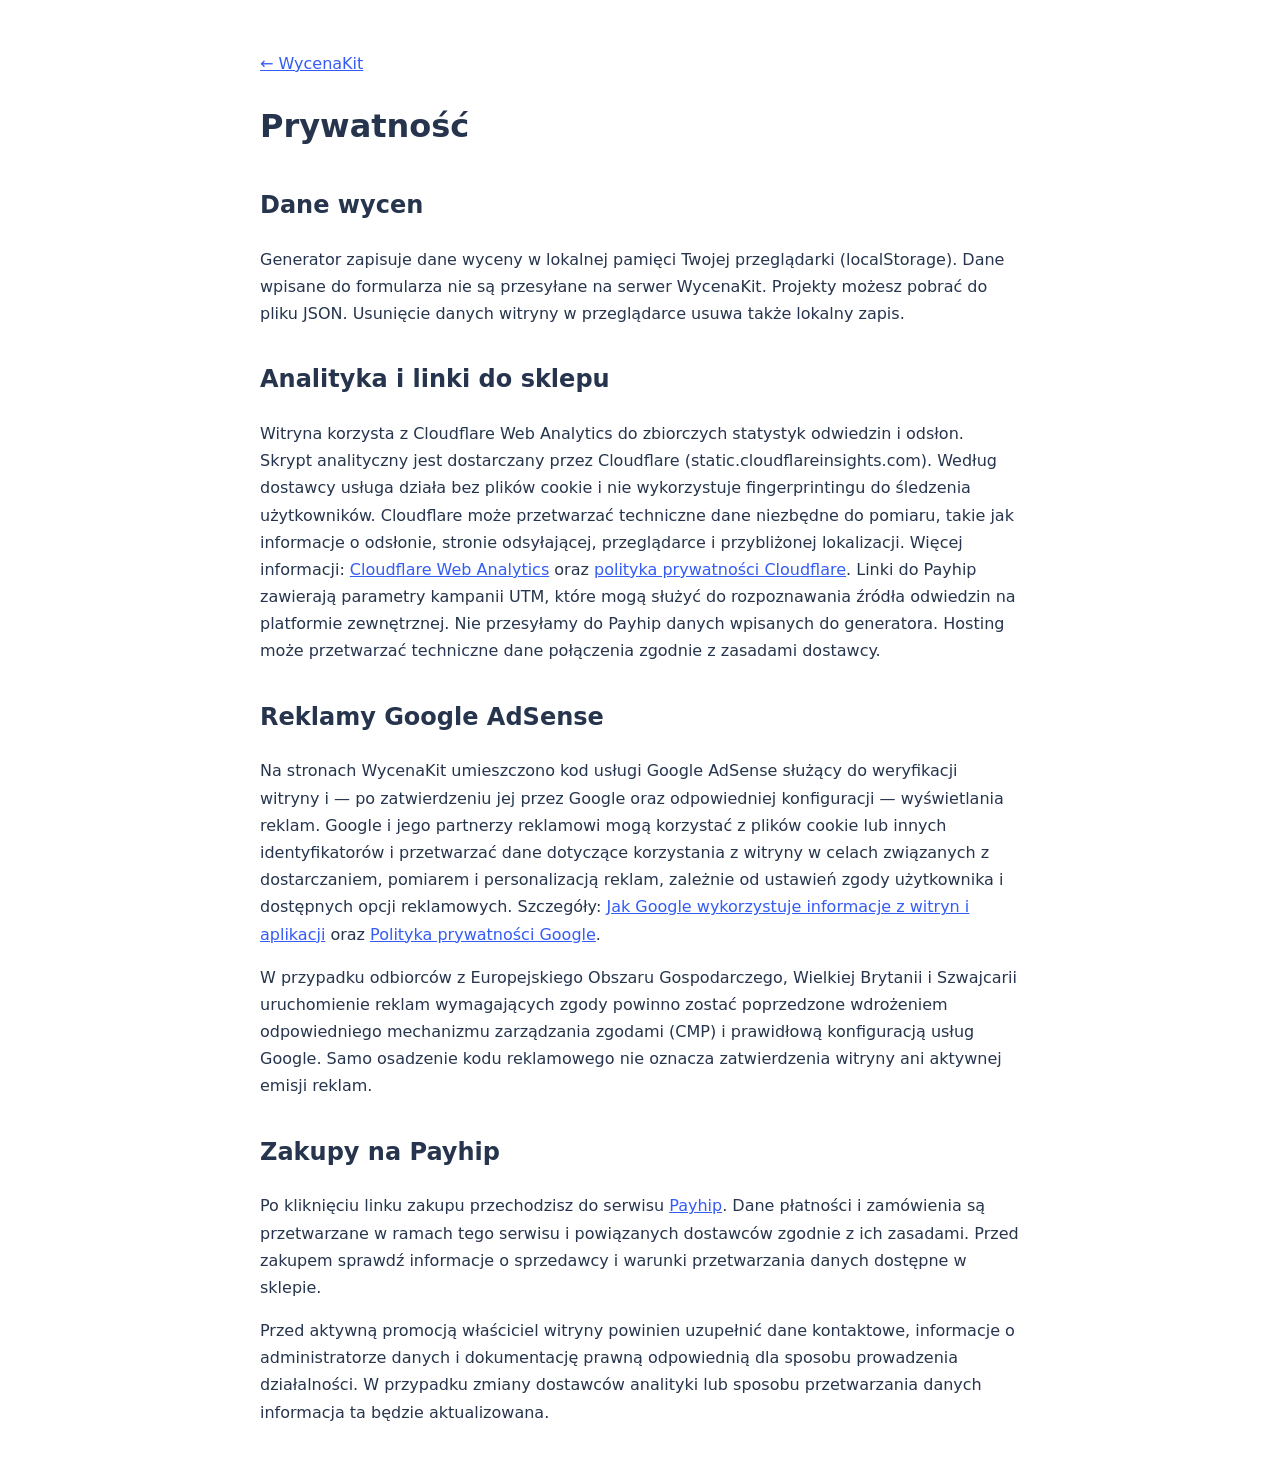
<file: prywatnosc.html>
<!doctype html><html lang="pl"><head><meta charset="utf-8"><meta name="viewport" content="width=device-width,initial-scale=1"><title>Prywatność — WycenaKit</title><style>body{font:16px/1.7 system-ui,sans-serif;max-width:760px;margin:50px auto;padding:0 20px;color:#26354d}a{color:#345cf5}h2{margin-top:32px}</style>
<!-- Cloudflare Web Analytics: statystyki odwiedzin bez plików cookie -->
<script defer src="https://static.cloudflareinsights.com/beacon.min.js" data-cf-beacon='{"token":"bf713ea6ca5446948bf29f0ebac4149b"}'></script>
</head><body><a href="./">← WycenaKit</a><h1>Prywatność</h1>
<h2>Dane wycen</h2><p>Generator zapisuje dane wyceny w lokalnej pamięci Twojej przeglądarki (localStorage). Dane wpisane do formularza nie są przesyłane na serwer WycenaKit. Projekty możesz pobrać do pliku JSON. Usunięcie danych witryny w przeglądarce usuwa także lokalny zapis.</p>
<h2>Analityka i linki do sklepu</h2><p>Witryna korzysta z Cloudflare Web Analytics do zbiorczych statystyk odwiedzin i odsłon. Skrypt analityczny jest dostarczany przez Cloudflare (static.cloudflareinsights.com). Według dostawcy usługa działa bez plików cookie i nie wykorzystuje fingerprintingu do śledzenia użytkowników. Cloudflare może przetwarzać techniczne dane niezbędne do pomiaru, takie jak informacje o odsłonie, stronie odsyłającej, przeglądarce i przybliżonej lokalizacji. Więcej informacji: <a href="https://www.cloudflare.com/web-analytics/">Cloudflare Web Analytics</a> oraz <a href="https://www.cloudflare.com/privacypolicy/">polityka prywatności Cloudflare</a>. Linki do Payhip zawierają parametry kampanii UTM, które mogą służyć do rozpoznawania źródła odwiedzin na platformie zewnętrznej. Nie przesyłamy do Payhip danych wpisanych do generatora. Hosting może przetwarzać techniczne dane połączenia zgodnie z zasadami dostawcy.</p>
<h2>Reklamy Google AdSense</h2><p>Na stronach WycenaKit umieszczono kod usługi Google AdSense służący do weryfikacji witryny i — po zatwierdzeniu jej przez Google oraz odpowiedniej konfiguracji — wyświetlania reklam. Google i jego partnerzy reklamowi mogą korzystać z plików cookie lub innych identyfikatorów i przetwarzać dane dotyczące korzystania z witryny w celach związanych z dostarczaniem, pomiarem i personalizacją reklam, zależnie od ustawień zgody użytkownika i dostępnych opcji reklamowych. Szczegóły: <a href="https://policies.google.com/technologies/partner-sites">Jak Google wykorzystuje informacje z witryn i aplikacji</a> oraz <a href="https://policies.google.com/privacy">Polityka prywatności Google</a>.</p><p>W przypadku odbiorców z Europejskiego Obszaru Gospodarczego, Wielkiej Brytanii i Szwajcarii uruchomienie reklam wymagających zgody powinno zostać poprzedzone wdrożeniem odpowiedniego mechanizmu zarządzania zgodami (CMP) i prawidłową konfiguracją usług Google. Samo osadzenie kodu reklamowego nie oznacza zatwierdzenia witryny ani aktywnej emisji reklam.</p>
<h2>Zakupy na Payhip</h2><p>Po kliknięciu linku zakupu przechodzisz do serwisu <a href="https://payhip.com/b/Ko0Ad">Payhip</a>. Dane płatności i zamówienia są przetwarzane w ramach tego serwisu i powiązanych dostawców zgodnie z ich zasadami. Przed zakupem sprawdź informacje o sprzedawcy i warunki przetwarzania danych dostępne w sklepie.</p>
<p>Przed aktywną promocją właściciel witryny powinien uzupełnić dane kontaktowe, informacje o administratorze danych i dokumentację prawną odpowiednią dla sposobu prowadzenia działalności. W przypadku zmiany dostawców analityki lub sposobu przetwarzania danych informacja ta będzie aktualizowana.</p></body></html>
</file>
<file: styles.css>
:root{--ink:#17233a;--sub:#657188;--blue:#345cf5;--line:#e5eaf2}*{box-sizing:border-box}html{scroll-behavior:smooth}body{margin:0;font:14px/1.6 Inter,system-ui,-apple-system,"Segoe UI",sans-serif;color:var(--ink)}button,input,select,textarea{font:inherit}button{cursor:pointer}a{text-decoration:none;color:inherit}h1,h2,h3,p{margin-top:0}.wrap{max-width:1200px;margin:auto;padding-left:24px;padding-right:24px}.nav{display:flex;align-items:center;justify-content:space-between;gap:20px;padding-top:20px;padding-bottom:20px}.brand{display:flex;align-items:center;gap:10px;font-size:23px;font-weight:850;letter-spacing:-1px;line-height:1}.brand b,.footer strong span{color:var(--blue)}.brand small{display:block;font-size:8px;letter-spacing:1.3px;color:#8d9bad;margin-top:5px}.brand-mark{display:grid;place-items:center;width:42px;height:42px;border-radius:12px;background:var(--blue);color:white;font-size:23px}.nav nav{display:flex;gap:30px;color:#63718a;font-size:12px;font-weight:700}.nav-cta{border:1px solid var(--line);border-radius:9px;padding:10px 14px;font-weight:700;font-size:12px}.hero{background:radial-gradient(ellipse at 83% 17%,#e1e9ff,transparent 48%),linear-gradient(120deg,#f9fbff,#f1f5ff);padding:75px 0}.hero-grid{display:grid;grid-template-columns:1.2fr .8fr;gap:55px;align-items:center}.eyebrow{display:inline-block;background:#e7edff;color:var(--blue);border-radius:30px;padding:8px 14px;font-size:11px;font-weight:800}.hero h1{font-size:clamp(34px,5vw,62px);line-height:1.1;letter-spacing:-2.5px;margin:25px 0 20px}.hero h1 em{font-style:normal;color:var(--blue)}.hero p{max-width:520px;color:var(--sub);font-size:16px;line-height:1.9}.btn{border:0;border-radius:9px;padding:13px 19px;display:inline-flex;justify-content:center;align-items:center;gap:12px;font-size:12px;font-weight:800}.primary{background:var(--blue);color:white;box-shadow:0 7px 16px #345cf52c}.primary:hover{background:#244be8}.trust{display:flex;gap:17px;flex-wrap:wrap;font-size:11px;color:#6d7b90;margin-top:26px}.hero-card{background:white;border:1px solid #e5ebf4;border-radius:18px;padding:27px;box-shadow:0 25px 60px #1b3e9127;transform:rotate(2deg)}.mock-top{display:flex;align-items:center;gap:12px;border-bottom:1px solid var(--line);padding-bottom:19px;color:#7a889d;font-size:10px;font-weight:750}.mock-logo{display:grid;place-items:center;background:var(--blue);color:white;border-radius:9px;width:37px;height:37px;font-size:19px}.mock-tag{margin-left:auto;color:#11866e;background:#e3f9f2;padding:5px 8px;border-radius:5px}.mock-row{display:flex;justify-content:space-between;gap:10px;margin-top:23px;color:#728096;font-size:12px}.mock-row b{color:var(--ink)}.mock-total{display:flex;justify-content:space-between;align-items:center;gap:10px;background:#edf2ff;border-radius:10px;padding:19px;margin-top:26px;font-weight:750}.mock-total strong{font-size:22px;color:var(--blue)}.mock-foot{text-align:center;color:#8998ad;font-size:10px;margin-top:17px}.strip{background:#192a48;color:#dce6f7;font-size:11px;font-weight:750;padding:16px 0}.workspace{background:#f5f8fc;padding:65px 0}.overline{color:var(--blue);letter-spacing:1.5px;font-size:10px;font-weight:850}.section-head{display:flex;justify-content:space-between;align-items:end;gap:20px;margin-bottom:25px}.section-head h2,.benefits h2,.faq h2{font-size:36px;letter-spacing:-1px;margin:9px 0}.section-head p{color:var(--sub);margin:0}.privacy-pill{background:#e4f8f1;color:#258775;border-radius:30px;padding:9px 13px;font-size:11px}.toolbar{display:flex;justify-content:space-between;gap:15px;flex-wrap:wrap;margin-bottom:16px}.presets,.toolbar-actions{display:flex;align-items:center;gap:8px;flex-wrap:wrap}.presets span{color:var(--sub);font-size:11px}.toolbar button{background:white;border:1px solid #dce5f1;color:#485770;border-radius:7px;padding:8px 12px;font-size:11px;font-weight:700}.toolbar button:hover{color:var(--blue);border-color:var(--blue)}.columns{display:grid;grid-template-columns:1.04fr .96fr;gap:20px;align-items:start}.form-panel{background:white;border:1px solid #e3e9f2;border-radius:13px;padding:24px}.panel-title{display:flex;justify-content:space-between;align-items:center;gap:10px;margin-bottom:20px}.panel-title>div{display:flex;align-items:center;gap:9px}.panel-title>span{font-size:10px;color:#a1aabb}.step{font-size:10px;color:var(--blue);background:#e9efff;border-radius:6px;padding:6px 9px;font-weight:850}.fields{display:grid;grid-template-columns:1fr 1fr;gap:14px}.fields label{display:flex;flex-direction:column;gap:6px;font-size:11px;color:#52617a;font-weight:750;min-width:0}.fields .full{grid-column:1/-1}.fields input,.fields select,.fields textarea,.item-row input,.item-row select{background:white;width:100%;min-width:0;border:1px solid #e0e7f1;border-radius:7px;padding:11px 10px;color:#263651;outline:0;font-size:12px}.fields textarea{resize:vertical}.fields input:focus,.fields textarea:focus,.fields select:focus,.item-row input:focus{border-color:#7893f8;box-shadow:0 0 0 3px #345cf516}.fields input::placeholder,.fields textarea::placeholder{color:#abb5c5}.divider-title{border-top:1px solid var(--line);padding-top:23px;margin-top:28px}.example-note{font-size:10px;color:#8c7037;background:#fff8e8;border:1px solid #f4e7c7;border-radius:7px;padding:10px}.items{display:grid;gap:11px}.item-row{background:#f9fbfe;border:1px solid #e8edf5;border-radius:9px;padding:12px}.item-top{display:flex;justify-content:space-between;align-items:center;margin-bottom:9px;color:#8592a7;font-size:10px;font-weight:800}.item-top button{border:0;background:none;color:#d65f67;font-size:10px;font-weight:750}.item-grid{display:grid;grid-template-columns:minmax(0,1.8fr) minmax(0,.7fr) minmax(0,.75fr) minmax(0,1fr);gap:7px}.item-grid label{display:flex;flex-direction:column;gap:5px;color:#8792a5;font-size:9px;font-weight:750;min-width:0}.item-row input,.item-row select{padding:8px 7px;font-size:11px}.add{width:100%;border:1px dashed #9aacf3;border-radius:9px;padding:13px;background:#f0f4ff;color:var(--blue);font-size:12px;font-weight:800;margin-top:12px}.extras{margin-top:24px}.form-bottom{display:flex;justify-content:space-between;align-items:center;gap:10px;border-top:1px solid var(--line);padding-top:20px;margin-top:24px}.form-bottom button{background:white;border:1px solid var(--line);border-radius:8px;padding:10px 13px;font-size:11px;font-weight:700}.form-bottom span{font-size:10px;color:#258f78}.preview-col{position:sticky;top:15px;min-width:0}.preview-heading{display:flex;justify-content:space-between;align-items:center;gap:12px;margin-bottom:14px}.preview-heading>div{display:flex;flex-direction:column}.preview-heading strong{font-size:13px}.preview-heading small{font-size:10px;color:#9ba7b8}.preview-heading .btn{font-size:11px;padding:11px 12px}.paper{background:white;border:1px solid #e3e9f2;border-radius:9px;padding:clamp(16px,2.6vw,32px);min-height:580px;box-shadow:0 8px 25px #17233a0b;overflow-wrap:anywhere}.paper-top{display:flex;justify-content:space-between;gap:12px;padding-bottom:25px;border-bottom:2px solid #243653}.paper-brand{font-size:20px;font-weight:850;letter-spacing:-.6px}.paper-brand span{color:var(--blue)}.paper-top small{font-size:10px;color:#8b97aa}.paper-date{text-align:right;display:flex;flex-direction:column;gap:5px}.paper-date small,.paper-label{font-size:9px;font-weight:800;letter-spacing:1px;color:#96a2b3}.paper-date strong{font-size:11px}.parties{display:grid;grid-template-columns:1fr 1fr;gap:15px;margin:26px 0}.parties>div{display:flex;flex-direction:column;gap:7px;min-width:0}.parties strong{font-size:12px}.parties p{font-size:10px;color:#748299;white-space:pre-line;line-height:1.6;margin:0}.project{margin-bottom:25px}.project h3{font-size:17px;margin:8px 0}.quote-table{width:100%;border-collapse:collapse;font-size:10px}.quote-table th{background:#f1f4fa;color:#73829a;text-align:left;padding:10px 6px;font-size:8px;letter-spacing:.3px}.quote-table td{border-bottom:1px solid #edf0f6;padding:12px 6px;vertical-align:top}.quote-table th:not(:first-child),.quote-table td:not(:first-child){text-align:right}.quote-table td:first-child{font-weight:700}.summary{display:grid;grid-template-columns:1fr 1.5fr;gap:10px;margin-top:26px}.summary>div{display:grid;gap:11px}.summary>div>div{display:flex;justify-content:space-between;gap:12px;font-size:10px;color:#728099}.summary strong{color:#29374d}.summary .grand{border-top:2px solid #253550;padding-top:15px;margin-top:5px;align-items:center;font-weight:850;color:#27354d}.summary .grand strong{font-size:19px;color:var(--blue)}.paper-notes{border-top:1px solid #e6ebf2;margin-top:32px;padding-top:18px}.paper-notes p{white-space:pre-line;font-size:10px;color:#75839a;line-height:1.7;margin:8px 0}.paper-foot{border-top:1px solid #edf0f5;padding-top:13px;margin-top:30px;font-size:8px;color:#9da9ba}.print-help{text-align:center;color:#96a2b4;font-size:10px;margin:15px 0}.benefits{text-align:center;padding-top:80px;padding-bottom:80px}.benefits h2{line-height:1.2;margin:12px 0 30px}.features{display:grid;grid-template-columns:repeat(3,1fr);gap:18px;text-align:left}.features>div{border:1px solid var(--line);border-radius:13px;padding:24px}.feature-icon{display:grid;place-items:center;background:#ecf1ff;color:var(--blue);border-radius:11px;width:45px;height:45px;font-size:25px;margin-bottom:19px}.features h3{font-size:16px;margin-bottom:8px}.features p{font-size:12px;color:var(--sub);line-height:1.8;margin:0}.pro{background:#172846;color:white;border-radius:17px;padding-top:35px;padding-bottom:35px;display:flex;justify-content:space-between;align-items:center;gap:30px;margin-bottom:60px}.pro .overline{color:#9db8ff}.pro h2{font-size:27px;margin:10px 0}.pro p{font-size:12px;color:#c3d0e4;max-width:540px;line-height:1.8}.pro-tags{font-size:11px;color:#b9f5df}.pro-action{min-width:175px;display:flex;flex-direction:column;gap:12px;text-align:center}.pro-action strong{font-size:30px}.pro-action small{font-size:9px;color:#adbbd2}.faq{max-width:800px;padding-top:30px;padding-bottom:80px}.faq h2{margin:12px 0 25px}.faq details{border-bottom:1px solid var(--line);padding:17px 0}.faq summary{cursor:pointer;font-weight:750}.faq details p{font-size:12px;color:var(--sub);margin:12px 0 0}.footer{background:#f7f9fd;border-top:1px solid var(--line)}.footer-inner{padding-top:30px;padding-bottom:30px;display:flex;justify-content:space-between;align-items:center;gap:20px}.footer strong{font-size:21px;letter-spacing:-1px}.footer p{font-size:10px;color:#8c98a9;margin:5px 0 0}.footer-inner>div:nth-child(2){display:flex;gap:18px;color:#64728a;font-size:11px}.footer small{font-size:10px;color:#9da8b8}.toast{position:fixed;bottom:22px;left:50%;transform:translate(-50%,20px);opacity:0;background:#1c2c49;color:white;padding:12px 20px;border-radius:9px;box-shadow:0 12px 28px #0003;z-index:99;transition:.2s;pointer-events:none;font-size:12px}.toast.show{transform:translate(-50%,0);opacity:1}[hidden]{display:none!important}@media(max-width:950px){.columns{grid-template-columns:1fr}.preview-col{position:static}.hero-grid{gap:20px}.privacy-pill{display:none}}@media(max-width:650px){.nav nav{display:none}.hero{padding:45px 0}.hero-grid{grid-template-columns:1fr}.hero h1{font-size:38px;letter-spacing:-1.5px}.hero-card{max-width:380px;margin:20px auto 0;transform:none}.section-head h2,.benefits h2,.faq h2{font-size:29px}.workspace{padding:45px 0}.form-panel{padding:16px}.item-grid{grid-template-columns:1fr 1fr}.item-grid label:first-child{grid-column:1/-1}.features{grid-template-columns:1fr}.benefits{padding-top:55px;padding-bottom:55px}.pro{flex-direction:column;align-items:stretch}.footer-inner{flex-direction:column;align-items:flex-start}.paper{padding:15px}.paper-brand{font-size:17px}.quote-table{font-size:9px}.quote-table th{font-size:7px}.quote-table td,.quote-table th{padding:9px 4px}}@media print{@page{size:A4;margin:13mm}body *{visibility:hidden!important}#paper,#paper *{visibility:visible!important}#paper{position:absolute;left:0;top:0;width:100%;min-height:0;margin:0;padding:0;border:0;box-shadow:none;overflow:visible}.quote-table tr,.summary{break-inside:avoid}}

/* PRO product presentation */
.pro-preview-link{display:inline-block;margin-top:15px;color:#dce8ff;text-decoration:underline;text-underline-offset:4px;font-weight:750;font-size:12px}
.pro-price-label{color:#c0cde4;font-size:10px;font-weight:850;letter-spacing:1.3px}
.pro-details{padding-top:12px;padding-bottom:75px}
.pro-details-head{display:flex;justify-content:space-between;align-items:end;gap:25px;margin-bottom:24px}
.pro-details-head h2{font-size:clamp(25px,3.5vw,37px);line-height:1.25;letter-spacing:-1px;margin:9px 0 12px}
.pro-details-head p{color:#64718a;max-width:720px;font-size:13px;line-height:1.85;margin:0}
.pro-outline{background:#edf2ff;color:#345cf5;border:1px solid #cbd8ff;white-space:nowrap}
.pro-outline:hover{background:#e1eaff}
.pro-grid{display:grid;grid-template-columns:repeat(3,minmax(0,1fr));gap:15px}
.pro-grid article{border:1px solid #e1e8f2;background:#fff;border-radius:13px;padding:22px;box-shadow:0 6px 18px #1e38630a}
.pro-grid h3{font-size:17px;letter-spacing:-.3px;margin:13px 0 8px}
.pro-grid p{font-size:12px;color:#697991;line-height:1.8;margin:0}
.pro-ico{display:inline-grid;place-items:center;width:40px;height:40px;border-radius:10px;background:#eaf0ff;color:#345cf5;font-weight:850;font-size:14px}
.pro-example{margin-top:25px;border:1px solid #e1e8f2;background:linear-gradient(125deg,#f9fbff,#f0f5ff);border-radius:18px;padding:30px;display:grid;grid-template-columns:1.05fr .95fr;gap:35px;align-items:center}
.pro-example h3{font-size:24px;line-height:1.3;letter-spacing:-.6px;margin:9px 0 18px}
.pro-example .example-type{font-size:11px;font-weight:800;color:#345cf5;margin-bottom:10px}
.pro-example blockquote{margin:0 0 12px;border-left:3px solid #345cf5;padding:3px 0 3px 16px;color:#34445e;font-size:14px;line-height:1.85}
.pro-example .example-explain{font-size:12px;color:#697991;line-height:1.8;margin:10px 0 20px}
.pro-example-card{background:#fff;border:1px solid #e2e8f2;border-radius:12px;padding:25px;box-shadow:0 20px 40px #1e38631b}
.pro-example-card-head{display:flex;justify-content:space-between;gap:10px;border-bottom:2px solid #1b2c4b;padding-bottom:14px;font-weight:850;font-size:12px}
.pro-example-card-head span:last-child{color:#345cf5}
.pro-example-line{padding:14px 0;border-bottom:1px solid #edf0f5;display:flex;flex-direction:column;gap:4px;font-size:11px;color:#63718b}
.pro-example-line strong{font-size:10px;color:#1f314e}
.pro-example-foot{margin-top:18px;font-size:10px;font-weight:800;color:#345cf5}
.pro-bottom-cta{margin-top:26px;border:1px solid #e2e9f4;border-radius:13px;padding:24px;display:flex;justify-content:space-between;align-items:center;gap:20px}
.pro-bottom-cta h3{font-size:19px;margin:0 0 5px}
.pro-bottom-cta p{color:#64738a;font-size:12px;margin:0}
@media(max-width:950px){.pro-grid{grid-template-columns:repeat(2,minmax(0,1fr))}.pro-example{grid-template-columns:1fr}}
@media(max-width:650px){.pro-details-head{flex-direction:column;align-items:flex-start}.pro-grid{grid-template-columns:1fr}.pro-example{padding:18px;gap:20px}.pro-example-card{padding:18px}.pro-bottom-cta{flex-direction:column;align-items:stretch}.pro-bottom-cta .btn{width:100%}.pro-action{width:100%}}

.guide-promo{display:flex;align-items:center;justify-content:space-between;gap:24px;margin-top:0;margin-bottom:55px;padding-top:27px;padding-bottom:27px;background:#f2f5ff;border:1px solid #e2e9fb;border-radius:15px}.guide-promo h2{font-size:clamp(20px,2.6vw,27px);line-height:1.3;margin:8px 0}.guide-promo p{color:#687990;font-size:12px;line-height:1.75;margin:0;max-width:720px}.guide-promo .btn{white-space:nowrap}@media(max-width:650px){.guide-promo{flex-direction:column;align-items:stretch}.guide-promo .btn{width:100%}}

/* Usprawnienia generatora: czytelna informacja o gotowości i wygodna edycja */
.quote-status{padding:12px 15px;border:1px solid #f0dac3;border-radius:10px;background:#fff8f0;color:#775020;font-weight:650;font-size:12px;line-height:1.6;margin:14px 0 0}
.quote-status[data-ready="yes"]{border-color:#b6dfc8;background:#f0fbf4;color:#216741}
.item-controls{display:flex;align-items:center;gap:8px}
.preview-jump{display:none;color:#345cf5;font-weight:750;text-decoration:underline;text-underline-offset:3px;font-size:12px}
@media(max-width:950px){.preview-jump{display:inline-block}.section-head{flex-wrap:wrap}.preview-jump{margin-top:10px}}
@media print{.quote-status,.preview-jump{display:none!important}}
</file>
